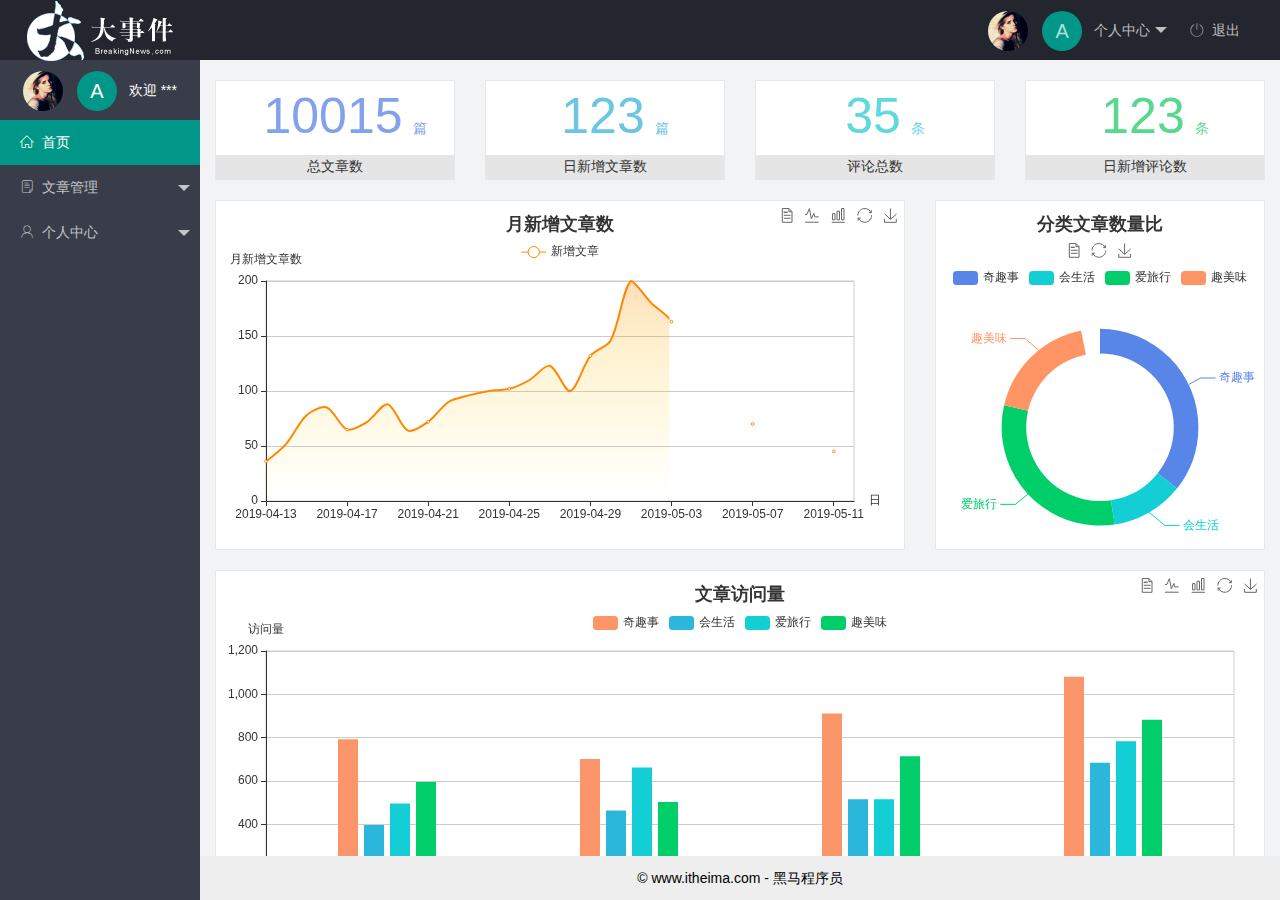
<file: index.html>
<!DOCTYPE html>
<html>

<head>
    <meta charset="utf-8">
    <meta name="viewport" content="width=device-width, initial-scale=1, maximum-scale=1">
    <title>后台主页</title>
    <link rel="stylesheet" href="/assets/fonts/iconfont.css">
    <link rel="stylesheet" href="/assets/lib/layui/css/layui.css">
    <link rel="stylesheet" href="/assets/css/index.css">
</head>

<body class="layui-layout-body">
    <div class="layui-layout layui-layout-admin">
        <div class="layui-header">
            <div class="layui-logo">
                <img src="/assets/images/logo.png" alt="">
            </div>
            <!-- 头部区域（可配合layui已有的水平导航） -->
            <ul class="layui-nav layui-layout-right">
                <li class="layui-nav-item">
                    <a href="javascript:;" class="userinfo">
                        <img src="/assets/images/sample.jpg" class="layui-nav-img">
                        <span class="text-avatar">A</span>
                        个人中心
                    </a>
                    <dl class="layui-nav-child">
                        <dd><a href="">基本资料</a></dd>
                        <dd><a href="">更换头像</a></dd>
                        <dd><a href="">重置密码</a></dd>
                    </dl>
                </li>
                <li class="layui-nav-item" id="quit"><a href="javascript:;"><span
                            class="iconfont icon-tuichu"></span>退出</a></li>
            </ul>
        </div>

        <div class="layui-side layui-bg-black">
            <div class="layui-side-scroll" style="width: 200px;">
                <div href="javascript:;" class="userinfo">
                    <img src="/assets/images/sample.jpg" class="layui-nav-img">
                    <span class="text-avatar">A</span>
                    <span class="welcome">欢迎 ***</span>
                </div>
                <!-- 左侧导航区域（可配合layui已有的垂直导航） -->
                <ul class="layui-nav layui-nav-tree" lay-filter="test" lay-shrink="all">
                    <li class="layui-nav-item layui-this"><a href="/home/dashboard.html" target="fm"><span
                                class="iconfont icon-home"></span>首页</a></li>
                    <li class="layui-nav-item">
                        <a class="" href="javascript:;"><span class="iconfont icon-16"></span>文章管理</a>
                        <dl class="layui-nav-child">
                            <dd><a href="javascript:;"><i class="layui-icon layui-icon-app"></i> 文章类别</a></dd>
                            <dd><a href="javascript:;"><i class="layui-icon layui-icon-app"></i> 文章列表</a></dd>
                            <dd><a href="javascript:;"><i class="layui-icon layui-icon-app"></i> 文章发布</a></dd>
                        </dl>
                    </li>
                    <li class="layui-nav-item">
                        <a href="javascript:;"><span class="iconfont icon-user"></span>个人中心</a>
                        <dl class="layui-nav-child">
                            <dd><a href="/user/user_info.html" target="fm"><i class="layui-icon layui-icon-app"></i>
                                    基本资料</a></dd>
                            <dd><a href="/user/user_avatar.html" target="fm"><i class="layui-icon layui-icon-app"></i>
                                    更换头像</a></dd>
                            <dd><a href="/user/user_pwd.html" target="fm"><i class="layui-icon layui-icon-app"></i>
                                    重置密码</a></dd>
                        </dl>
                    </li>
                </ul>
            </div>
        </div>

        <div class="layui-body">
            <!-- 内容主体区域 -->
            <iframe src="/home/dashboard.html" frameborder="0" name="fm"></iframe>
        </div>

        <div class="layui-footer">
            <!-- 底部固定区域 -->
            © www.itheima.com - 黑马程序员
        </div>
    </div>
    <script src="/assets/lib/layui/layui.all.js"></script>
    <script src="/assets/lib/jquery.js"></script>
    <script src="/assets/js/ajaxOption.js"></script>
    <script src="/assets/js/index.js"></script>
</body>

</html>
</file>
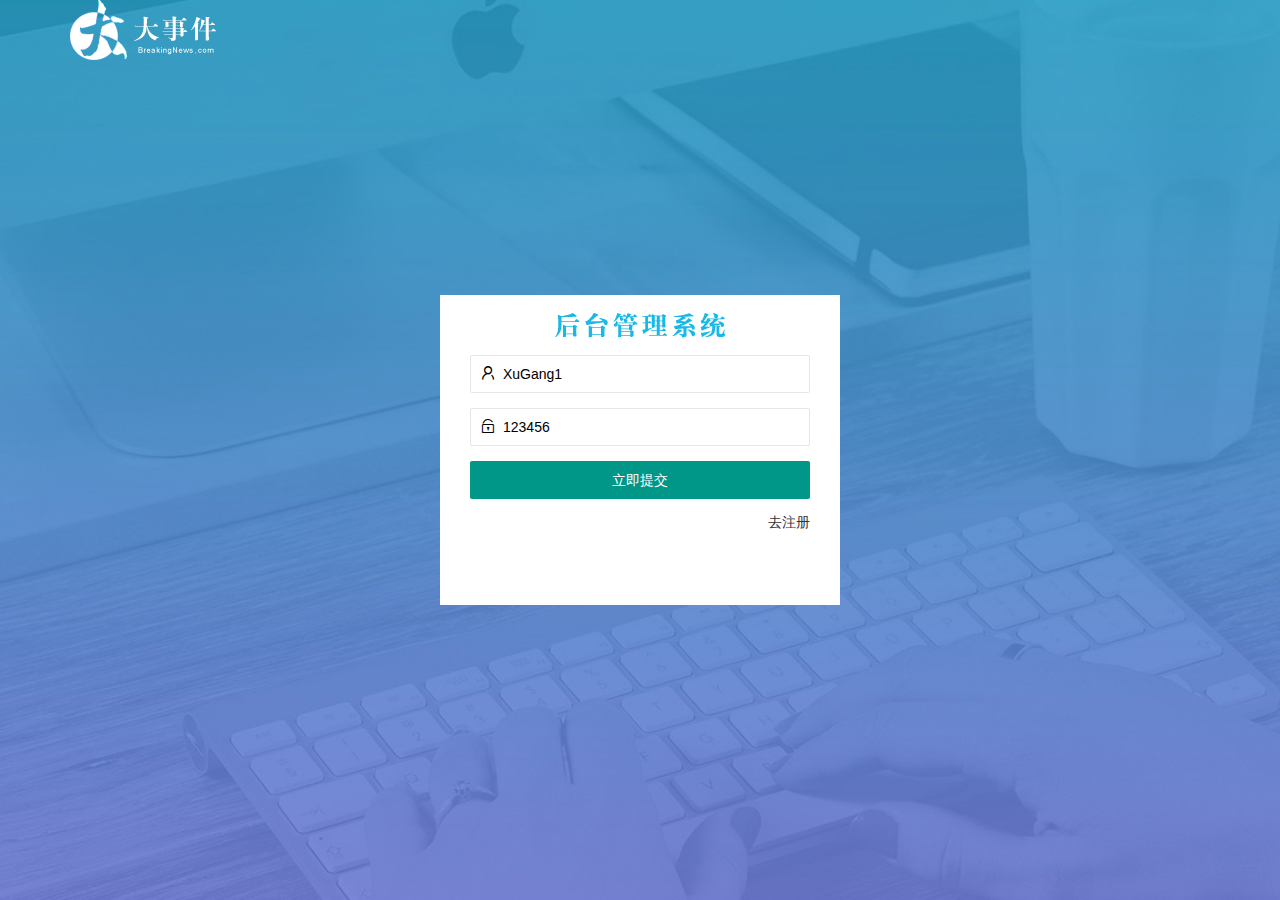
<file: login.html>
<!DOCTYPE html>
<html lang="en">

<head>
    <meta charset="UTF-8">
    <meta name="viewport" content="width=device-width, initial-scale=1.0">
    <title>Document</title>
    <link rel="stylesheet" href="/assets/css/login.css">
    <link rel="stylesheet" href="/assets/lib/layui/css/layui.css">
</head>

<body>
    <!-- 头部logo区 -->
    <div class="layui-main">
        <img src="/assets/images/logo.png" alt="">
    </div>
    <!-- 登录注册区 -->
    <div class="loginAndReg">
        <!-- login头部title -->
        <div class="headerBox"></div>
        <!-- 登录区 -->
        <div class="login-box">
            <form class="layui-form" id="loginForm">
                <!-- 用户名 -->
                <div class="layui-form-item">
                    <i class="layui-icon layui-icon-username"></i>
                    <input value="XuGang1" type="text" name="username" required lay-verify="required" placeholder="请输入用户名"
                        autocomplete="off" class="layui-input">
                </div>
                <!-- 密码 -->
                <div class="layui-form-item">
                    <i class="layui-icon layui-icon-password"></i>
                    <input value="123456" type="text" name="password" required lay-verify="required|pwd" placeholder="请输入密码"
                        autocomplete="off" class="layui-input">
                </div>
                <!-- 提交按钮 -->
                <button class="layui-btn layui-btn-fluid" lay-submit lay-filter="formDemo">立即提交</button>
            </form>
            <!-- 去注册链接 -->
            <a href="javascript:;" id="goReg">去注册</a>
        </div>
        <!-- 注册区 -->
        <div class="reg-box" id="regForm" style="display: none;">
            <form class="layui-form">
                <!-- 用户名 -->
                <div class="layui-form-item">
                    <i class="layui-icon layui-icon-username"></i>
                    <input type="text" name="username" required lay-verify="required" placeholder="请输入用户名"
                        autocomplete="off" class="layui-input" id="regUname">
                </div>
                <!-- 密码 -->
                <div class="layui-form-item">
                    <i class="layui-icon layui-icon-password"></i>
                    <input type="password" name="password" required lay-verify="required|pwd" placeholder="请输入密码"
                        autocomplete="off" class="layui-input" id="regPwd">
                </div>
                <!-- 确认密码 -->
                <div class="layui-form-item">
                    <i class="layui-icon layui-icon-password"></i>
                    <input type="password" name="repassword" required lay-verify="required|pwd|repwd" placeholder="请输入密码"
                        autocomplete="off" class="layui-input">
                </div>
                <!-- 提交按钮 -->
                <button class="layui-btn layui-btn-fluid" lay-submit lay-filter="formDemo">注册</button>
            </form>
            <a href="javascript:;" id="goLogin">去登录</a>
        </div>
    </div>
    <script src="/assets/lib/jquery.js"></script>
    <script src="/assets/lib/layui/layui.all.js"></script>
    <script src="/assets/js/login.js"></script>
</body>

</html>
</file>
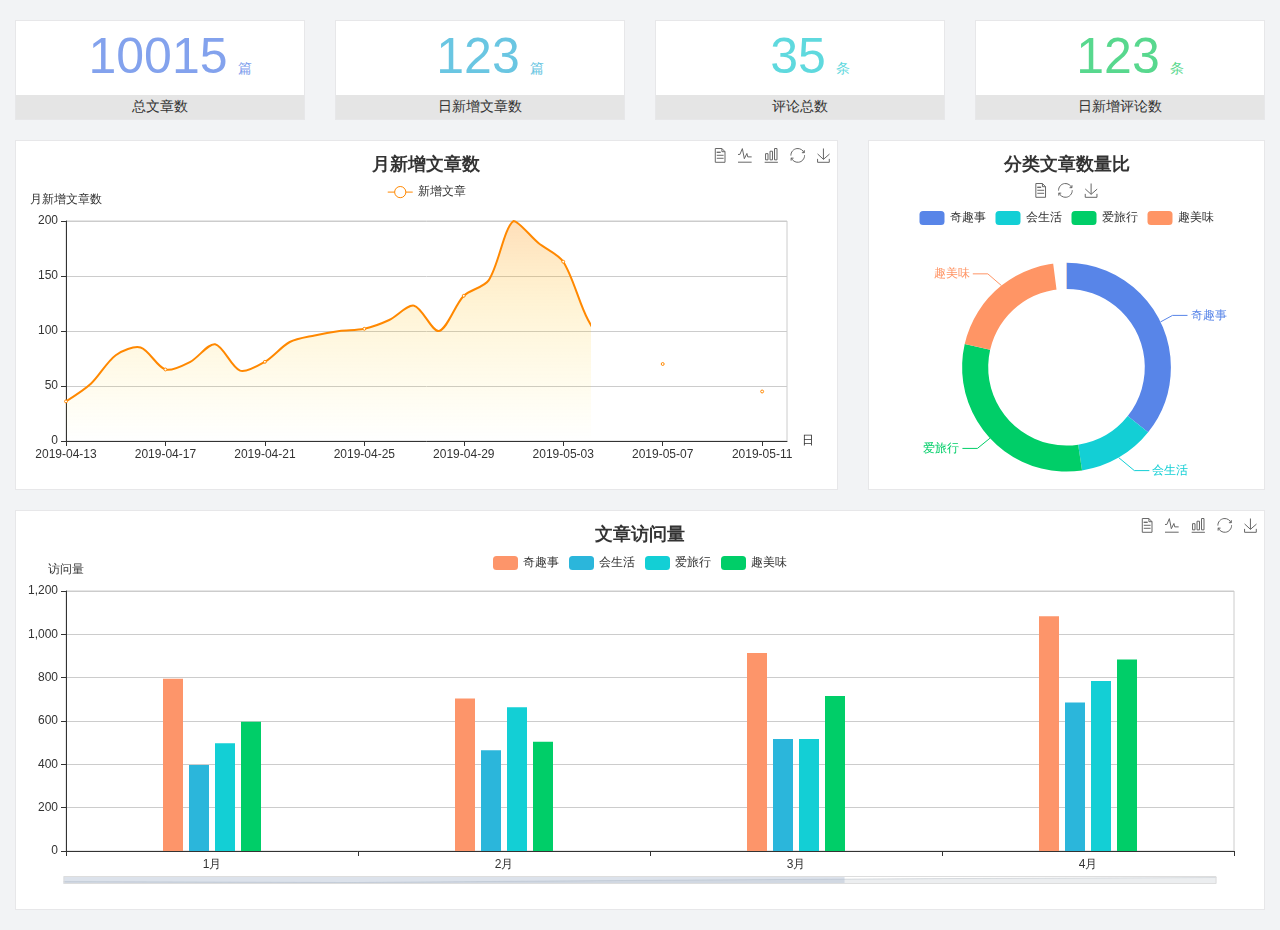
<file: home/dashboard.html>
<!DOCTYPE html>
<html lang="en">

<head>
  <meta charset="UTF-8">
  <meta name="viewport" content="width=device-width, initial-scale=1.0">
  <meta http-equiv="X-UA-Compatible" content="ie=edge">
  <title>图表统计</title>
  <link rel="stylesheet" href="../../assets/lib/bootstrap.css" />
  <link rel="stylesheet" href="../../assets/lib/main.css" />
  <script src="../../assets/lib/jquery.js"></script>
  <script type="text/javascript" src="../../assets/lib/echarts.min.js"></script>
</head>

<body>
  <div class="container-fluid">
    <div class="row spannel_list">
      <div class="col-sm-3 col-xs-6">
        <div class="spannel">
          <em>10015</em><span>篇</span>
          <b>总文章数</b>
        </div>
      </div>
      <div class="col-sm-3 col-xs-6">
        <div class="spannel scolor01">
          <em>123</em><span>篇</span>
          <b>日新增文章数</b>
        </div>
      </div>
      <div class="col-sm-3 col-xs-6">
        <div class="spannel scolor02">
          <em>35</em><span>条</span>
          <b>评论总数</b>
        </div>
      </div>
      <div class="col-sm-3 col-xs-6">
        <div class="spannel scolor03">
          <em>123</em><span>条</span>
          <b>日新增评论数</b>
        </div>
      </div>
    </div>
  </div>

  <div class="container-fluid">
    <div class="row curve-pie">
      <div class="col-lg-8 col-md-8">
        <div class="gragh_pannel" id="curve_show"></div>
      </div>
      <div class="col-lg-4 col-md-4">
        <div class="gragh_pannel" id="pie_show"></div>
      </div>
    </div>
  </div>

  <div class="container-fluid">
    <div class="column_pannel" id="column_show"></div>
  </div>

  <script>
    var oChart = echarts.init(document.getElementById('curve_show'));
    var aList_all = [
      { 'count': 36, 'date': '2019-04-13' },
      { 'count': 52, 'date': '2019-04-14' },
      { 'count': 78, 'date': '2019-04-15' },
      { 'count': 85, 'date': '2019-04-16' },
      { 'count': 65, 'date': '2019-04-17' },
      { 'count': 72, 'date': '2019-04-18' },
      { 'count': 88, 'date': '2019-04-19' },
      { 'count': 64, 'date': '2019-04-20' },
      { 'count': 72, 'date': '2019-04-21' },
      { 'count': 90, 'date': '2019-04-22' },
      { 'count': 96, 'date': '2019-04-23' },
      { 'count': 100, 'date': '2019-04-24' },
      { 'count': 102, 'date': '2019-04-25' },
      { 'count': 110, 'date': '2019-04-26' },
      { 'count': 123, 'date': '2019-04-27' },
      { 'count': 100, 'date': '2019-04-28' },
      { 'count': 132, 'date': '2019-04-29' },
      { 'count': 146, 'date': '2019-04-30' },
      { 'count': 200, 'date': '2019-05-01' },
      { 'count': 180, 'date': '2019-05-02' },
      { 'count': 163, 'date': '2019-05-03' },
      { 'count': 110, 'date': '2019-05-04' },
      { 'count': 80, 'date': '2019-05-05' },
      { 'count': 82, 'date': '2019-05-06' },
      { 'count': 70, 'date': '2019-05-07' },
      { 'count': 65, 'date': '2019-05-08' },
      { 'count': 54, 'date': '2019-05-09' },
      { 'count': 40, 'date': '2019-05-10' },
      { 'count': 45, 'date': '2019-05-11' },
      { 'count': 38, 'date': '2019-05-12' },
    ];

    let aCount = [];
    let aDate = [];

    for (var i = 0; i < aList_all.length; i++) {
      aCount.push(aList_all[i].count);
      aDate.push(aList_all[i].date);
    }

    var chartopt = {
      title: {
        text: '月新增文章数',
        left: 'center',
        top: '10'
      },
      tooltip: {
        trigger: 'axis'
      },
      legend: {
        data: ['新增文章'],
        top: '40'
      },
      toolbox: {
        show: true,
        feature: {
          mark: { show: true },
          dataView: { show: true, readOnly: false },
          magicType: { show: true, type: ['line', 'bar'] },
          restore: { show: true },
          saveAsImage: { show: true }
        }
      },
      calculable: true,
      xAxis: [
        {
          name: '日',
          type: 'category',
          boundaryGap: false,
          data: aDate
        }
      ],
      yAxis: [
        {
          name: '月新增文章数',
          type: 'value'
        }
      ],
      series: [
        {
          name: '新增文章',
          type: 'line',
          smooth: true,
          itemStyle: { normal: { areaStyle: { type: 'default' }, color: '#f80' }, lineStyle: { color: '#f80' } },
          data: aCount
        }],
      areaStyle: {
        normal: {
          color: new echarts.graphic.LinearGradient(0, 0, 0, 1, [{
            offset: 0,
            color: 'rgba(255,136,0,0.39)'
          }, {
            offset: .34,
            color: 'rgba(255,180,0,0.25)'
          }, {
            offset: 1,
            color: 'rgba(255,222,0,0.00)'
          }])

        }
      },
      grid: {
        show: true,
        x: 50,
        x2: 50,
        y: 80,
        height: 220
      }
    };

    oChart.setOption(chartopt);


    var oPie = echarts.init(document.getElementById('pie_show'));
    var oPieopt =
    {
      title: {
        top: 10,
        text: '分类文章数量比',
        x: 'center'
      },
      tooltip: {
        trigger: 'item',
        formatter: "{a} <br/>{b} : {c} ({d}%)"
      },
      color: ['#5885e8', '#13cfd5', '#00ce68', '#ff9565'],
      legend: {
        x: 'center',
        top: 65,
        data: ['奇趣事', '会生活', '爱旅行', '趣美味']
      },
      toolbox: {
        show: true,
        x: 'center',
        top: 35,
        feature: {
          mark: { show: true },
          dataView: { show: true, readOnly: false },
          magicType: {
            show: true,
            type: ['pie', 'funnel'],
            option: {
              funnel: {
                x: '25%',
                width: '50%',
                funnelAlign: 'left',
                max: 1548
              }
            }
          },
          restore: { show: true },
          saveAsImage: { show: true }
        }
      },
      calculable: true,
      series: [
        {
          name: '访问来源',
          type: 'pie',
          radius: ['45%', '60%'],
          center: ['50%', '65%'],
          data: [
            { value: 300, name: '奇趣事' },
            { value: 100, name: '会生活' },
            { value: 260, name: '爱旅行' },
            { value: 180, name: '趣美味' }
          ]
        }
      ]
    };
    oPie.setOption(oPieopt);



    var oColumn = this.echarts.init(document.getElementById('column_show'));
    var oColumnopt =
    {
      title: {
        text: '文章访问量',
        left: 'center',
        top: '10'
      },
      tooltip: {
        trigger: 'axis'
      },
      legend: {
        data: ['奇趣事', '会生活', '爱旅行', '趣美味'],
        top: '40'
      },
      toolbox: {
        show: true,
        feature: {
          mark: { show: true },
          dataView: { show: true, readOnly: false },
          magicType: { show: true, type: ['line', 'bar'] },
          restore: { show: true },
          saveAsImage: { show: true }
        }
      },
      calculable: true,
      xAxis: [
        {
          type: 'category',
          data: ['1月', '2月', '3月', '4月', '5月']
        }
      ],
      yAxis: [
        {
          name: '访问量',
          type: 'value'
        }
      ],
      series: [
        {
          name: '奇趣事',
          type: 'bar',
          barWidth: 20,
          itemStyle: {
            normal: { areaStyle: { type: 'default' }, color: '#fd956a' }
          },
          data: [800, 708, 920, 1090, 1200]
        },
        {
          name: '会生活',
          type: 'bar',
          barWidth: 20,
          itemStyle: {
            normal: { areaStyle: { type: 'default' }, color: '#2bb6db' }
          },
          data: [400, 468, 520, 690, 800]
        },
        {
          name: '爱旅行',
          type: 'bar',
          barWidth: 20,
          itemStyle: {
            normal: { areaStyle: { type: 'default' }, color: '#13cfd5' }
          },
          data: [500, 668, 520, 790, 900]
        },
        {
          name: '趣美味',
          type: 'bar',
          barWidth: 20,
          itemStyle: {
            normal: { areaStyle: { type: 'default' }, color: '#00ce68' }
          },
          data: [600, 508, 720, 890, 1000]
        }
      ],
      grid: {
        show: true,
        x: 50,
        x2: 30,
        y: 80,
        height: 260
      },
      dataZoom: [//给x轴设置滚动条
        {
          start: 0,//默认为0
          end: 100 - 1000 / 31,//默认为100
          type: 'slider',
          show: true,
          xAxisIndex: [0],
          handleSize: 0,//滑动条的 左右2个滑动条的大小
          height: 8,//组件高度
          left: 45, //左边的距离
          right: 50,//右边的距离
          bottom: 26,//右边的距离
          handleColor: '#ddd',//h滑动图标的颜色
          handleStyle: {
            borderColor: "#cacaca",
            borderWidth: "1",
            shadowBlur: 2,
            background: "#ddd",
            shadowColor: "#ddd",
          }
        }]
    };
    oColumn.setOption(oColumnopt);
  </script>
</body>

</html>
</file>
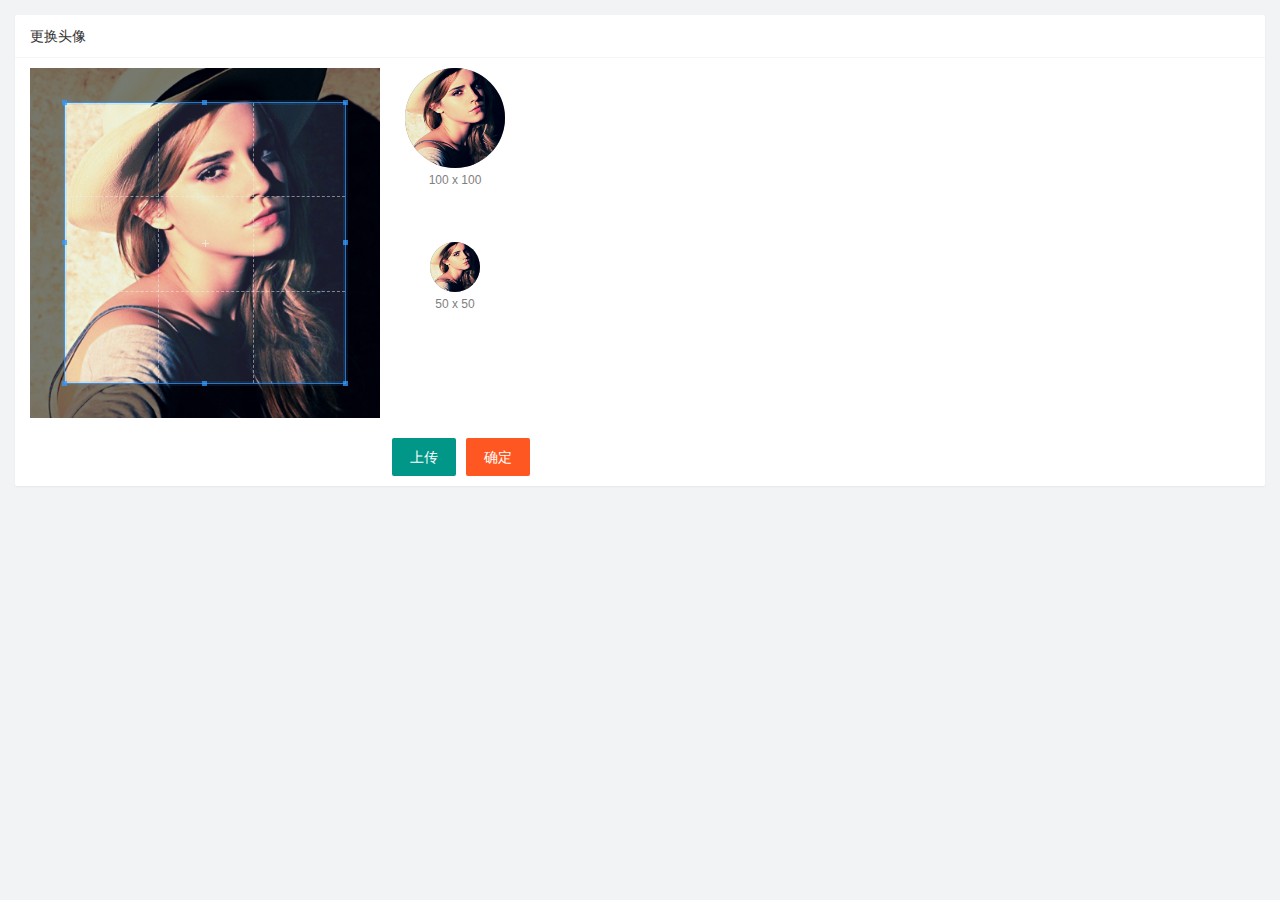
<file: user/user_avatar.html>
<!DOCTYPE html>
<html lang="en">

<head>
    <meta charset="UTF-8">
    <meta name="viewport" content="width=device-width, initial-scale=1.0">
    <title>Document</title>
    <link rel="stylesheet" href="/assets/lib/layui/css/layui.css">
    <link rel="stylesheet" href="/assets/css/user/user_avatar.css">
    <link rel="stylesheet" href="/assets/lib/cropper/cropper.css" />
</head>

<body>
    <div class="layui-card">
        <div class="layui-card-header">更换头像</div>
        <div class="layui-card-body">
            <!-- 第一行的图片裁剪和预览区域 -->
            <div class="row1">
                <!-- 图片裁剪区域 -->
                <div class="cropper-box">
                    <!-- 这个 img 标签很重要，将来会把它初始化为裁剪区域 -->
                    <img id="image" src="/assets/images/sample.jpg" />
                </div>
                <!-- 图片的预览区域 -->
                <div class="preview-box">
                    <div>
                        <!-- 宽高为 100px 的预览区域 -->
                        <div class="img-preview w100"></div>
                        <p class="size">100 x 100</p>
                    </div>
                    <div>
                        <!-- 宽高为 50px 的预览区域 -->
                        <div class="img-preview w50"></div>
                        <p class="size">50 x 50</p>
                    </div>
                </div>
            </div>

            <!-- 第二行的按钮区域 -->
            <div class="row2">
                <button type="button" class="layui-btn">上传</button>
                <button type="button" class="layui-btn layui-btn-danger">确定</button>
            </div>
        </div>
    </div>
    <script src="/assets/lib/jquery.js"></script>
    <script src="/assets/lib/cropper/Cropper.js"></script>
    <script src="/assets/lib/cropper/jquery-cropper.js"></script>
    <script src="/assets/js/user/user_avatar.js"></script>
</body>

</html>
</file>
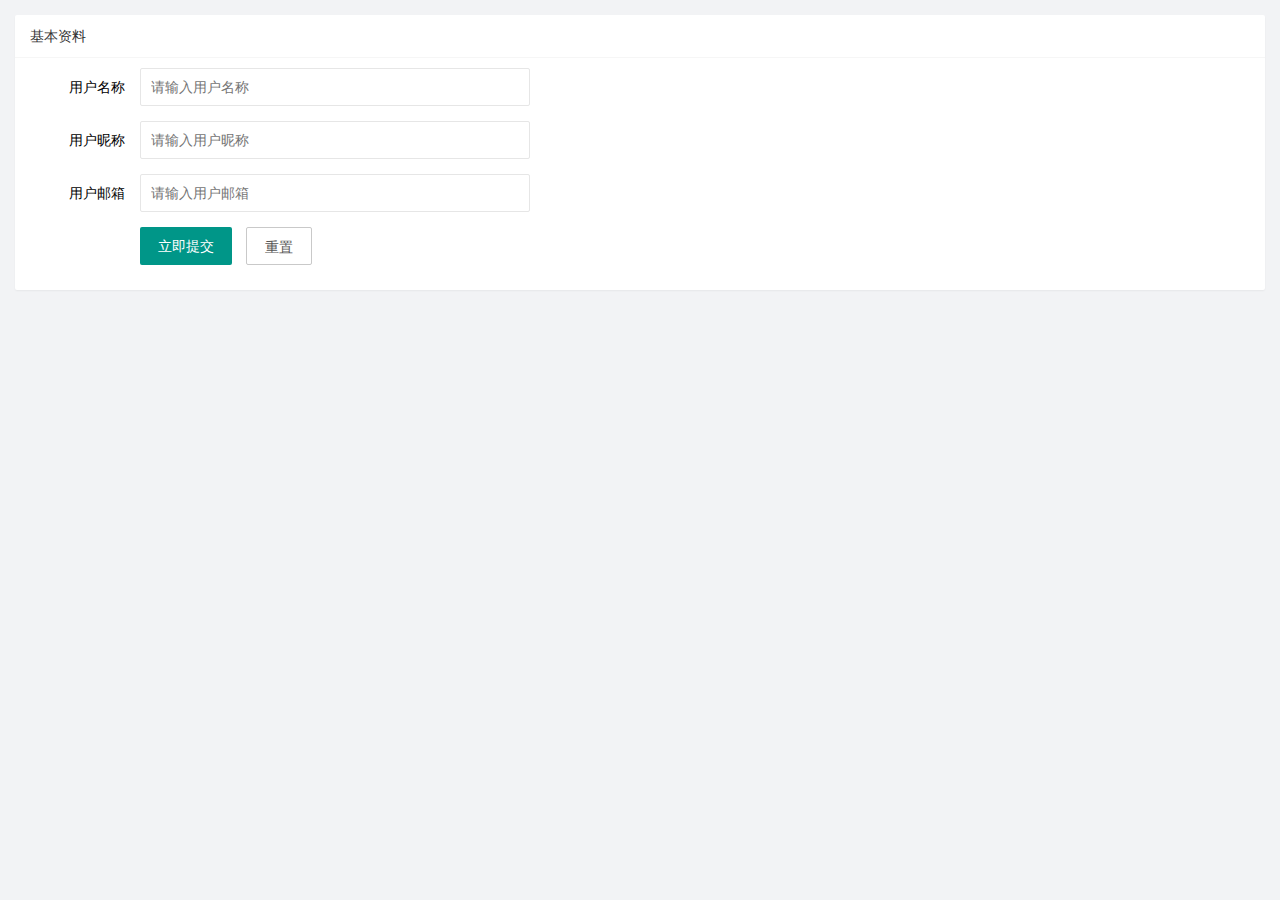
<file: user/user_info.html>
<!DOCTYPE html>
<html lang="en">

<head>
    <meta charset="UTF-8">
    <meta name="viewport" content="width=device-width, initial-scale=1.0">
    <title>Document</title>
    <link rel="stylesheet" href="/assets/lib/layui/css/layui.css">
    <link rel="stylesheet" href="/assets/css/user/user_info.css">
</head>

<body>
    <div class="layui-card">
        <div class="layui-card-header">基本资料</div>
        <div class="layui-card-body">
            <form class="layui-form" style="width: 500px;">
                <!-- 隐藏域 -->
                <input type="hidden" name="id">
                <!-- 用户名称 -->
                <div class="layui-form-item">
                    <label class="layui-form-label">用户名称</label>
                    <div class="layui-input-block">
                        <input type="text" name="username" required readonly lay-verify="required" placeholder="请输入用户名称"
                            autocomplete="off" class="layui-input">
                    </div>
                </div>
                <!-- 用户昵称 -->
                <div class="layui-form-item">
                    <label class="layui-form-label">用户昵称</label>
                    <div class="layui-input-block">
                        <input type="text" name="nickname" required lay-verify="required|nickname" placeholder="请输入用户昵称"
                            autocomplete="off" class="layui-input">
                    </div>
                </div>
                <!-- 用户邮箱 -->
                <div class="layui-form-item">
                    <label class="layui-form-label">用户邮箱</label>
                    <div class="layui-input-block">
                        <input type="text" name="email" required lay-verify="required|email" placeholder="请输入用户邮箱"
                            autocomplete="off" class="layui-input">
                    </div>
                </div>
                <!-- 按钮 -->
                <div class="layui-form-item">
                    <div class="layui-input-block">
                        <button class="layui-btn" lay-submit lay-filter="formDemo">立即提交</button>
                        <button type="reset" class="layui-btn layui-btn-primary">重置</button>
                    </div>
                </div>
            </form>
        </div>
    </div>
    <script src="/assets/lib/jquery.js"></script>
    <script src="/assets/js/ajaxOption.js"></script>
    <script src="/assets/lib/layui/layui.all.js"></script>
    <script src="/assets/js/user/user_info.js"></script>
</body>

</html>
</file>
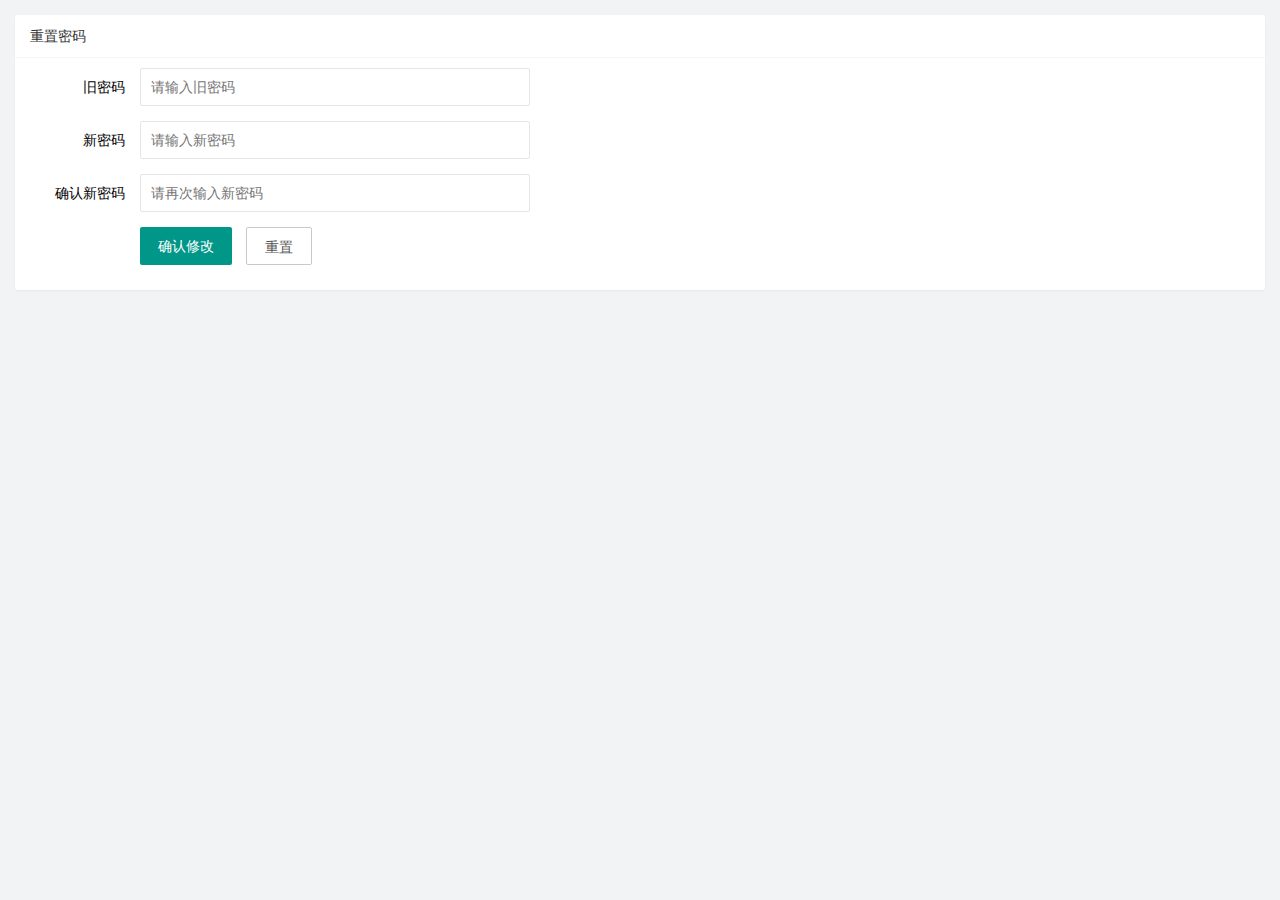
<file: user/user_pwd.html>
<!DOCTYPE html>
<html lang="en">

<head>
    <meta charset="UTF-8">
    <meta name="viewport" content="width=device-width, initial-scale=1.0">
    <title>Document</title>
    <link rel="stylesheet" href="/assets/lib/layui/css/layui.css">
    <link rel="stylesheet" href="/assets/css/user/user_pwd.css">
</head>

<body>
    <div class="layui-card">
        <div class="layui-card-header">重置密码</div>
        <div class="layui-card-body">
            <form class="layui-form" style="width: 500px;">
                <!-- 旧密码 -->
                <div class="layui-form-item">
                    <label class="layui-form-label">旧密码</label>
                    <div class="layui-input-block">
                        <input type="password" name="oldPwd" required lay-verify="required|pwd" placeholder="请输入旧密码"
                            autocomplete="off" class="layui-input">
                    </div>
                </div>
                <!-- 新密码 -->
                <div class="layui-form-item">
                    <label class="layui-form-label">新密码</label>
                    <div class="layui-input-block">
                        <input type="password" name="newPwd" required lay-verify="required|pwd|newPwd"
                            placeholder="请输入新密码" autocomplete="off" class="layui-input">
                    </div>
                </div>
                <!-- 确认新密码 -->
                <div class="layui-form-item">
                    <label class="layui-form-label">确认新密码</label>
                    <div class="layui-input-block">
                        <input type="password" name="rePwd" required lay-verify="required|pwd|rePwd"
                            placeholder="请再次输入新密码" autocomplete="off" class="layui-input">
                    </div>
                </div>
                <!-- 按钮 -->
                <div class="layui-form-item">
                    <div class="layui-input-block">
                        <button class="layui-btn" lay-submit lay-filter="formDemo">确认修改</button>
                        <button type="reset" class="layui-btn layui-btn-primary">重置</button>
                    </div>
                </div>
            </form>
        </div>
    </div>
    <script src="/assets/lib/jquery.js"></script>
    <script src="/assets/js/ajaxOption.js"></script>
    <script src="/assets/lib/layui/layui.all.js"></script>
    <script src="/assets/js/user/user_pwd.js"></script>
</body>

</html>
</file>
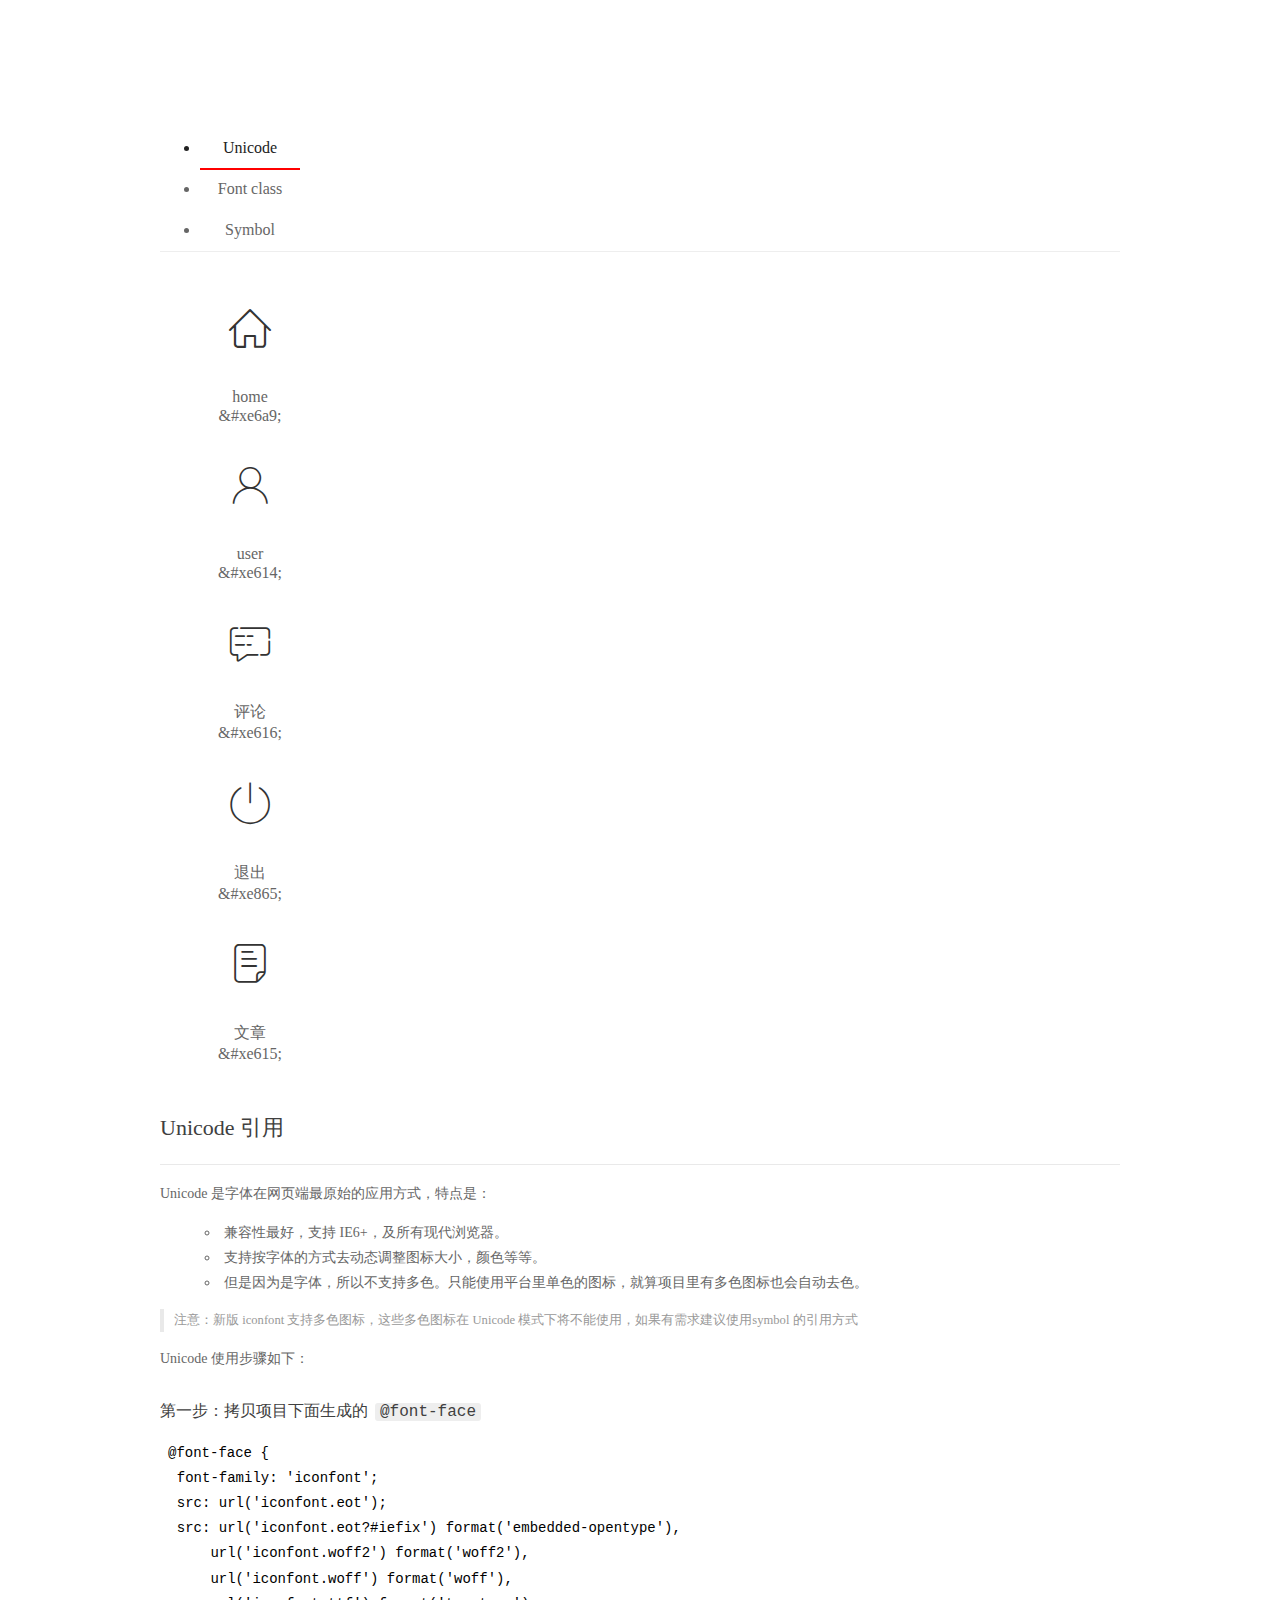
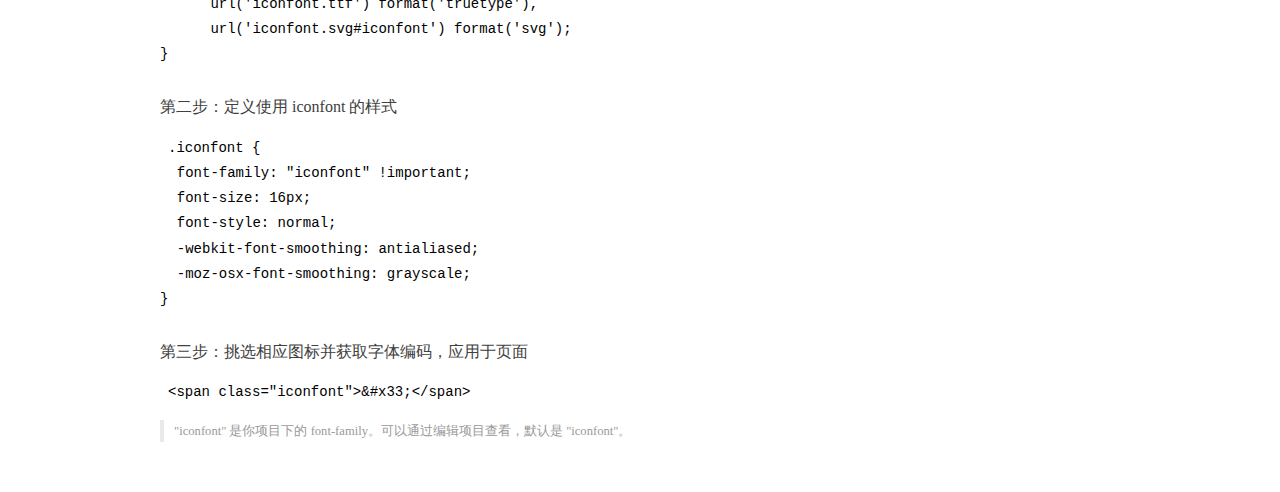
<file: assets/fonts/demo_index.html>
<!DOCTYPE html>
<html>
<head>
  <meta charset="utf-8"/>
  <title>IconFont Demo</title>
  <link rel="shortcut icon" href="https://gtms04.alicdn.com/tps/i4/TB1_oz6GVXXXXaFXpXXJDFnIXXX-64-64.ico" type="image/x-icon"/>
  <link rel="stylesheet" href="https://g.alicdn.com/thx/cube/1.3.2/cube.min.css">
  <link rel="stylesheet" href="demo.css">
  <link rel="stylesheet" href="iconfont.css">
  <script src="iconfont.js"></script>
  <!-- jQuery -->
  <script src="https://a1.alicdn.com/oss/uploads/2018/12/26/7bfddb60-08e8-11e9-9b04-53e73bb6408b.js"></script>
  <!-- 代码高亮 -->
  <script src="https://a1.alicdn.com/oss/uploads/2018/12/26/a3f714d0-08e6-11e9-8a15-ebf944d7534c.js"></script>
</head>
<body>
  <div class="main">
    <h1 class="logo"><a href="https://www.iconfont.cn/" title="iconfont 首页" target="_blank">&#xe86b;</a></h1>
    <div class="nav-tabs">
      <ul id="tabs" class="dib-box">
        <li class="dib active"><span>Unicode</span></li>
        <li class="dib"><span>Font class</span></li>
        <li class="dib"><span>Symbol</span></li>
      </ul>
      
    </div>
    <div class="tab-container">
      <div class="content unicode" style="display: block;">
          <ul class="icon_lists dib-box">
          
            <li class="dib">
              <span class="icon iconfont">&#xe6a9;</span>
                <div class="name">home</div>
                <div class="code-name">&amp;#xe6a9;</div>
              </li>
          
            <li class="dib">
              <span class="icon iconfont">&#xe614;</span>
                <div class="name">user</div>
                <div class="code-name">&amp;#xe614;</div>
              </li>
          
            <li class="dib">
              <span class="icon iconfont">&#xe616;</span>
                <div class="name">评论</div>
                <div class="code-name">&amp;#xe616;</div>
              </li>
          
            <li class="dib">
              <span class="icon iconfont">&#xe865;</span>
                <div class="name">退出</div>
                <div class="code-name">&amp;#xe865;</div>
              </li>
          
            <li class="dib">
              <span class="icon iconfont">&#xe615;</span>
                <div class="name">文章</div>
                <div class="code-name">&amp;#xe615;</div>
              </li>
          
          </ul>
          <div class="article markdown">
          <h2 id="unicode-">Unicode 引用</h2>
          <hr>

          <p>Unicode 是字体在网页端最原始的应用方式，特点是：</p>
          <ul>
            <li>兼容性最好，支持 IE6+，及所有现代浏览器。</li>
            <li>支持按字体的方式去动态调整图标大小，颜色等等。</li>
            <li>但是因为是字体，所以不支持多色。只能使用平台里单色的图标，就算项目里有多色图标也会自动去色。</li>
          </ul>
          <blockquote>
            <p>注意：新版 iconfont 支持多色图标，这些多色图标在 Unicode 模式下将不能使用，如果有需求建议使用symbol 的引用方式</p>
          </blockquote>
          <p>Unicode 使用步骤如下：</p>
          <h3 id="-font-face">第一步：拷贝项目下面生成的 <code>@font-face</code></h3>
<pre><code class="language-css"
>@font-face {
  font-family: 'iconfont';
  src: url('iconfont.eot');
  src: url('iconfont.eot?#iefix') format('embedded-opentype'),
      url('iconfont.woff2') format('woff2'),
      url('iconfont.woff') format('woff'),
      url('iconfont.ttf') format('truetype'),
      url('iconfont.svg#iconfont') format('svg');
}
</code></pre>
          <h3 id="-iconfont-">第二步：定义使用 iconfont 的样式</h3>
<pre><code class="language-css"
>.iconfont {
  font-family: "iconfont" !important;
  font-size: 16px;
  font-style: normal;
  -webkit-font-smoothing: antialiased;
  -moz-osx-font-smoothing: grayscale;
}
</code></pre>
          <h3 id="-">第三步：挑选相应图标并获取字体编码，应用于页面</h3>
<pre>
<code class="language-html"
>&lt;span class="iconfont"&gt;&amp;#x33;&lt;/span&gt;
</code></pre>
          <blockquote>
            <p>"iconfont" 是你项目下的 font-family。可以通过编辑项目查看，默认是 "iconfont"。</p>
          </blockquote>
          </div>
      </div>
      <div class="content font-class">
        <ul class="icon_lists dib-box">
          
          <li class="dib">
            <span class="icon iconfont icon-home"></span>
            <div class="name">
              home
            </div>
            <div class="code-name">.icon-home
            </div>
          </li>
          
          <li class="dib">
            <span class="icon iconfont icon-user"></span>
            <div class="name">
              user
            </div>
            <div class="code-name">.icon-user
            </div>
          </li>
          
          <li class="dib">
            <span class="icon iconfont icon-pinglun"></span>
            <div class="name">
              评论
            </div>
            <div class="code-name">.icon-pinglun
            </div>
          </li>
          
          <li class="dib">
            <span class="icon iconfont icon-tuichu"></span>
            <div class="name">
              退出
            </div>
            <div class="code-name">.icon-tuichu
            </div>
          </li>
          
          <li class="dib">
            <span class="icon iconfont icon-16"></span>
            <div class="name">
              文章
            </div>
            <div class="code-name">.icon-16
            </div>
          </li>
          
        </ul>
        <div class="article markdown">
        <h2 id="font-class-">font-class 引用</h2>
        <hr>

        <p>font-class 是 Unicode 使用方式的一种变种，主要是解决 Unicode 书写不直观，语意不明确的问题。</p>
        <p>与 Unicode 使用方式相比，具有如下特点：</p>
        <ul>
          <li>兼容性良好，支持 IE8+，及所有现代浏览器。</li>
          <li>相比于 Unicode 语意明确，书写更直观。可以很容易分辨这个 icon 是什么。</li>
          <li>因为使用 class 来定义图标，所以当要替换图标时，只需要修改 class 里面的 Unicode 引用。</li>
          <li>不过因为本质上还是使用的字体，所以多色图标还是不支持的。</li>
        </ul>
        <p>使用步骤如下：</p>
        <h3 id="-fontclass-">第一步：引入项目下面生成的 fontclass 代码：</h3>
<pre><code class="language-html">&lt;link rel="stylesheet" href="./iconfont.css"&gt;
</code></pre>
        <h3 id="-">第二步：挑选相应图标并获取类名，应用于页面：</h3>
<pre><code class="language-html">&lt;span class="iconfont icon-xxx"&gt;&lt;/span&gt;
</code></pre>
        <blockquote>
          <p>"
            iconfont" 是你项目下的 font-family。可以通过编辑项目查看，默认是 "iconfont"。</p>
        </blockquote>
      </div>
      </div>
      <div class="content symbol">
          <ul class="icon_lists dib-box">
          
            <li class="dib">
                <svg class="icon svg-icon" aria-hidden="true">
                  <use xlink:href="#icon-home"></use>
                </svg>
                <div class="name">home</div>
                <div class="code-name">#icon-home</div>
            </li>
          
            <li class="dib">
                <svg class="icon svg-icon" aria-hidden="true">
                  <use xlink:href="#icon-user"></use>
                </svg>
                <div class="name">user</div>
                <div class="code-name">#icon-user</div>
            </li>
          
            <li class="dib">
                <svg class="icon svg-icon" aria-hidden="true">
                  <use xlink:href="#icon-pinglun"></use>
                </svg>
                <div class="name">评论</div>
                <div class="code-name">#icon-pinglun</div>
            </li>
          
            <li class="dib">
                <svg class="icon svg-icon" aria-hidden="true">
                  <use xlink:href="#icon-tuichu"></use>
                </svg>
                <div class="name">退出</div>
                <div class="code-name">#icon-tuichu</div>
            </li>
          
            <li class="dib">
                <svg class="icon svg-icon" aria-hidden="true">
                  <use xlink:href="#icon-16"></use>
                </svg>
                <div class="name">文章</div>
                <div class="code-name">#icon-16</div>
            </li>
          
          </ul>
          <div class="article markdown">
          <h2 id="symbol-">Symbol 引用</h2>
          <hr>

          <p>这是一种全新的使用方式，应该说这才是未来的主流，也是平台目前推荐的用法。相关介绍可以参考这篇<a href="">文章</a>
            这种用法其实是做了一个 SVG 的集合，与另外两种相比具有如下特点：</p>
          <ul>
            <li>支持多色图标了，不再受单色限制。</li>
            <li>通过一些技巧，支持像字体那样，通过 <code>font-size</code>, <code>color</code> 来调整样式。</li>
            <li>兼容性较差，支持 IE9+，及现代浏览器。</li>
            <li>浏览器渲染 SVG 的性能一般，还不如 png。</li>
          </ul>
          <p>使用步骤如下：</p>
          <h3 id="-symbol-">第一步：引入项目下面生成的 symbol 代码：</h3>
<pre><code class="language-html">&lt;script src="./iconfont.js"&gt;&lt;/script&gt;
</code></pre>
          <h3 id="-css-">第二步：加入通用 CSS 代码（引入一次就行）：</h3>
<pre><code class="language-html">&lt;style&gt;
.icon {
  width: 1em;
  height: 1em;
  vertical-align: -0.15em;
  fill: currentColor;
  overflow: hidden;
}
&lt;/style&gt;
</code></pre>
          <h3 id="-">第三步：挑选相应图标并获取类名，应用于页面：</h3>
<pre><code class="language-html">&lt;svg class="icon" aria-hidden="true"&gt;
  &lt;use xlink:href="#icon-xxx"&gt;&lt;/use&gt;
&lt;/svg&gt;
</code></pre>
          </div>
      </div>

    </div>
  </div>
  <script>
  $(document).ready(function () {
      $('.tab-container .content:first').show()

      $('#tabs li').click(function (e) {
        var tabContent = $('.tab-container .content')
        var index = $(this).index()

        if ($(this).hasClass('active')) {
          return
        } else {
          $('#tabs li').removeClass('active')
          $(this).addClass('active')

          tabContent.hide().eq(index).fadeIn()
        }
      })
    })
  </script>
</body>
</html>
</file>
<file: assets/fonts/iconfont.css>
@font-face {font-family: "iconfont";
  src: url('iconfont.eot?t=1576139966484'); /* IE9 */
  src: url('iconfont.eot?t=1576139966484#iefix') format('embedded-opentype'), /* IE6-IE8 */
  url('[data-uri]') format('woff2'),
  url('iconfont.woff?t=1576139966484') format('woff'),
  url('iconfont.ttf?t=1576139966484') format('truetype'), /* chrome, firefox, opera, Safari, Android, iOS 4.2+ */
  url('iconfont.svg?t=1576139966484#iconfont') format('svg'); /* iOS 4.1- */
}

.iconfont {
  font-family: "iconfont" !important;
  font-size: 16px;
  font-style: normal;
  -webkit-font-smoothing: antialiased;
  -moz-osx-font-smoothing: grayscale;
}

.icon-home:before {
  content: "\e6a9";
}

.icon-user:before {
  content: "\e614";
}

.icon-pinglun:before {
  content: "\e616";
}

.icon-tuichu:before {
  content: "\e865";
}

.icon-16:before {
  content: "\e615";
}
</file>
<file: assets/lib/layui/css/layui.css>
/** layui-v2.5.5 MIT License By https://www.layui.com */
 .layui-inline,img{display:inline-block;vertical-align:middle}h1,h2,h3,h4,h5,h6{font-weight:400}.layui-edge,.layui-header,.layui-inline,.layui-main{position:relative}.layui-body,.layui-edge,.layui-elip{overflow:hidden}.layui-btn,.layui-edge,.layui-inline,img{vertical-align:middle}.layui-btn,.layui-disabled,.layui-icon,.layui-unselect{-moz-user-select:none;-webkit-user-select:none;-ms-user-select:none}.layui-elip,.layui-form-checkbox span,.layui-form-pane .layui-form-label{text-overflow:ellipsis;white-space:nowrap}.layui-breadcrumb,.layui-tree-btnGroup{visibility:hidden}blockquote,body,button,dd,div,dl,dt,form,h1,h2,h3,h4,h5,h6,input,li,ol,p,pre,td,textarea,th,ul{margin:0;padding:0;-webkit-tap-highlight-color:rgba(0,0,0,0)}a:active,a:hover{outline:0}img{border:none}li{list-style:none}table{border-collapse:collapse;border-spacing:0}h4,h5,h6{font-size:100%}button,input,optgroup,option,select,textarea{font-family:inherit;font-size:inherit;font-style:inherit;font-weight:inherit;outline:0}pre{white-space:pre-wrap;white-space:-moz-pre-wrap;white-space:-pre-wrap;white-space:-o-pre-wrap;word-wrap:break-word}body{line-height:24px;font:14px Helvetica Neue,Helvetica,PingFang SC,Tahoma,Arial,sans-serif}hr{height:1px;margin:10px 0;border:0;clear:both}a{color:#333;text-decoration:none}a:hover{color:#777}a cite{font-style:normal;*cursor:pointer}.layui-border-box,.layui-border-box *{box-sizing:border-box}.layui-box,.layui-box *{box-sizing:content-box}.layui-clear{clear:both;*zoom:1}.layui-clear:after{content:'\20';clear:both;*zoom:1;display:block;height:0}.layui-inline{*display:inline;*zoom:1}.layui-edge{display:inline-block;width:0;height:0;border-width:6px;border-style:dashed;border-color:transparent}.layui-edge-top{top:-4px;border-bottom-color:#999;border-bottom-style:solid}.layui-edge-right{border-left-color:#999;border-left-style:solid}.layui-edge-bottom{top:2px;border-top-color:#999;border-top-style:solid}.layui-edge-left{border-right-color:#999;border-right-style:solid}.layui-disabled,.layui-disabled:hover{color:#d2d2d2!important;cursor:not-allowed!important}.layui-circle{border-radius:100%}.layui-show{display:block!important}.layui-hide{display:none!important}@font-face{font-family:layui-icon;src:url(../font/iconfont.eot?v=250);src:url(../font/iconfont.eot?v=250#iefix) format('embedded-opentype'),url(../font/iconfont.woff2?v=250) format('woff2'),url(../font/iconfont.woff?v=250) format('woff'),url(../font/iconfont.ttf?v=250) format('truetype'),url(../font/iconfont.svg?v=250#layui-icon) format('svg')}.layui-icon{font-family:layui-icon!important;font-size:16px;font-style:normal;-webkit-font-smoothing:antialiased;-moz-osx-font-smoothing:grayscale}.layui-icon-reply-fill:before{content:"\e611"}.layui-icon-set-fill:before{content:"\e614"}.layui-icon-menu-fill:before{content:"\e60f"}.layui-icon-search:before{content:"\e615"}.layui-icon-share:before{content:"\e641"}.layui-icon-set-sm:before{content:"\e620"}.layui-icon-engine:before{content:"\e628"}.layui-icon-close:before{content:"\1006"}.layui-icon-close-fill:before{content:"\1007"}.layui-icon-chart-screen:before{content:"\e629"}.layui-icon-star:before{content:"\e600"}.layui-icon-circle-dot:before{content:"\e617"}.layui-icon-chat:before{content:"\e606"}.layui-icon-release:before{content:"\e609"}.layui-icon-list:before{content:"\e60a"}.layui-icon-chart:before{content:"\e62c"}.layui-icon-ok-circle:before{content:"\1005"}.layui-icon-layim-theme:before{content:"\e61b"}.layui-icon-table:before{content:"\e62d"}.layui-icon-right:before{content:"\e602"}.layui-icon-left:before{content:"\e603"}.layui-icon-cart-simple:before{content:"\e698"}.layui-icon-face-cry:before{content:"\e69c"}.layui-icon-face-smile:before{content:"\e6af"}.layui-icon-survey:before{content:"\e6b2"}.layui-icon-tree:before{content:"\e62e"}.layui-icon-upload-circle:before{content:"\e62f"}.layui-icon-add-circle:before{content:"\e61f"}.layui-icon-download-circle:before{content:"\e601"}.layui-icon-templeate-1:before{content:"\e630"}.layui-icon-util:before{content:"\e631"}.layui-icon-face-surprised:before{content:"\e664"}.layui-icon-edit:before{content:"\e642"}.layui-icon-speaker:before{content:"\e645"}.layui-icon-down:before{content:"\e61a"}.layui-icon-file:before{content:"\e621"}.layui-icon-layouts:before{content:"\e632"}.layui-icon-rate-half:before{content:"\e6c9"}.layui-icon-add-circle-fine:before{content:"\e608"}.layui-icon-prev-circle:before{content:"\e633"}.layui-icon-read:before{content:"\e705"}.layui-icon-404:before{content:"\e61c"}.layui-icon-carousel:before{content:"\e634"}.layui-icon-help:before{content:"\e607"}.layui-icon-code-circle:before{content:"\e635"}.layui-icon-water:before{content:"\e636"}.layui-icon-username:before{content:"\e66f"}.layui-icon-find-fill:before{content:"\e670"}.layui-icon-about:before{content:"\e60b"}.layui-icon-location:before{content:"\e715"}.layui-icon-up:before{content:"\e619"}.layui-icon-pause:before{content:"\e651"}.layui-icon-date:before{content:"\e637"}.layui-icon-layim-uploadfile:before{content:"\e61d"}.layui-icon-delete:before{content:"\e640"}.layui-icon-play:before{content:"\e652"}.layui-icon-top:before{content:"\e604"}.layui-icon-friends:before{content:"\e612"}.layui-icon-refresh-3:before{content:"\e9aa"}.layui-icon-ok:before{content:"\e605"}.layui-icon-layer:before{content:"\e638"}.layui-icon-face-smile-fine:before{content:"\e60c"}.layui-icon-dollar:before{content:"\e659"}.layui-icon-group:before{content:"\e613"}.layui-icon-layim-download:before{content:"\e61e"}.layui-icon-picture-fine:before{content:"\e60d"}.layui-icon-link:before{content:"\e64c"}.layui-icon-diamond:before{content:"\e735"}.layui-icon-log:before{content:"\e60e"}.layui-icon-rate-solid:before{content:"\e67a"}.layui-icon-fonts-del:before{content:"\e64f"}.layui-icon-unlink:before{content:"\e64d"}.layui-icon-fonts-clear:before{content:"\e639"}.layui-icon-triangle-r:before{content:"\e623"}.layui-icon-circle:before{content:"\e63f"}.layui-icon-radio:before{content:"\e643"}.layui-icon-align-center:before{content:"\e647"}.layui-icon-align-right:before{content:"\e648"}.layui-icon-align-left:before{content:"\e649"}.layui-icon-loading-1:before{content:"\e63e"}.layui-icon-return:before{content:"\e65c"}.layui-icon-fonts-strong:before{content:"\e62b"}.layui-icon-upload:before{content:"\e67c"}.layui-icon-dialogue:before{content:"\e63a"}.layui-icon-video:before{content:"\e6ed"}.layui-icon-headset:before{content:"\e6fc"}.layui-icon-cellphone-fine:before{content:"\e63b"}.layui-icon-add-1:before{content:"\e654"}.layui-icon-face-smile-b:before{content:"\e650"}.layui-icon-fonts-html:before{content:"\e64b"}.layui-icon-form:before{content:"\e63c"}.layui-icon-cart:before{content:"\e657"}.layui-icon-camera-fill:before{content:"\e65d"}.layui-icon-tabs:before{content:"\e62a"}.layui-icon-fonts-code:before{content:"\e64e"}.layui-icon-fire:before{content:"\e756"}.layui-icon-set:before{content:"\e716"}.layui-icon-fonts-u:before{content:"\e646"}.layui-icon-triangle-d:before{content:"\e625"}.layui-icon-tips:before{content:"\e702"}.layui-icon-picture:before{content:"\e64a"}.layui-icon-more-vertical:before{content:"\e671"}.layui-icon-flag:before{content:"\e66c"}.layui-icon-loading:before{content:"\e63d"}.layui-icon-fonts-i:before{content:"\e644"}.layui-icon-refresh-1:before{content:"\e666"}.layui-icon-rmb:before{content:"\e65e"}.layui-icon-home:before{content:"\e68e"}.layui-icon-user:before{content:"\e770"}.layui-icon-notice:before{content:"\e667"}.layui-icon-login-weibo:before{content:"\e675"}.layui-icon-voice:before{content:"\e688"}.layui-icon-upload-drag:before{content:"\e681"}.layui-icon-login-qq:before{content:"\e676"}.layui-icon-snowflake:before{content:"\e6b1"}.layui-icon-file-b:before{content:"\e655"}.layui-icon-template:before{content:"\e663"}.layui-icon-auz:before{content:"\e672"}.layui-icon-console:before{content:"\e665"}.layui-icon-app:before{content:"\e653"}.layui-icon-prev:before{content:"\e65a"}.layui-icon-website:before{content:"\e7ae"}.layui-icon-next:before{content:"\e65b"}.layui-icon-component:before{content:"\e857"}.layui-icon-more:before{content:"\e65f"}.layui-icon-login-wechat:before{content:"\e677"}.layui-icon-shrink-right:before{content:"\e668"}.layui-icon-spread-left:before{content:"\e66b"}.layui-icon-camera:before{content:"\e660"}.layui-icon-note:before{content:"\e66e"}.layui-icon-refresh:before{content:"\e669"}.layui-icon-female:before{content:"\e661"}.layui-icon-male:before{content:"\e662"}.layui-icon-password:before{content:"\e673"}.layui-icon-senior:before{content:"\e674"}.layui-icon-theme:before{content:"\e66a"}.layui-icon-tread:before{content:"\e6c5"}.layui-icon-praise:before{content:"\e6c6"}.layui-icon-star-fill:before{content:"\e658"}.layui-icon-rate:before{content:"\e67b"}.layui-icon-template-1:before{content:"\e656"}.layui-icon-vercode:before{content:"\e679"}.layui-icon-cellphone:before{content:"\e678"}.layui-icon-screen-full:before{content:"\e622"}.layui-icon-screen-restore:before{content:"\e758"}.layui-icon-cols:before{content:"\e610"}.layui-icon-export:before{content:"\e67d"}.layui-icon-print:before{content:"\e66d"}.layui-icon-slider:before{content:"\e714"}.layui-icon-addition:before{content:"\e624"}.layui-icon-subtraction:before{content:"\e67e"}.layui-icon-service:before{content:"\e626"}.layui-icon-transfer:before{content:"\e691"}.layui-main{width:1140px;margin:0 auto}.layui-header{z-index:1000;height:60px}.layui-header a:hover{transition:all .5s;-webkit-transition:all .5s}.layui-side{position:fixed;left:0;top:0;bottom:0;z-index:999;width:200px;overflow-x:hidden}.layui-side-scroll{position:relative;width:220px;height:100%;overflow-x:hidden}.layui-body{position:absolute;left:200px;right:0;top:0;bottom:0;z-index:998;width:auto;overflow-y:auto;box-sizing:border-box}.layui-layout-body{overflow:hidden}.layui-layout-admin .layui-header{background-color:#23262E}.layui-layout-admin .layui-side{top:60px;width:200px;overflow-x:hidden}.layui-layout-admin .layui-body{position:fixed;top:60px;bottom:44px}.layui-layout-admin .layui-main{width:auto;margin:0 15px}.layui-layout-admin .layui-footer{position:fixed;left:200px;right:0;bottom:0;height:44px;line-height:44px;padding:0 15px;background-color:#eee}.layui-layout-admin .layui-logo{position:absolute;left:0;top:0;width:200px;height:100%;line-height:60px;text-align:center;color:#009688;font-size:16px}.layui-layout-admin .layui-header .layui-nav{background:0 0}.layui-layout-left{position:absolute!important;left:200px;top:0}.layui-layout-right{position:absolute!important;right:0;top:0}.layui-container{position:relative;margin:0 auto;padding:0 15px;box-sizing:border-box}.layui-fluid{position:relative;margin:0 auto;padding:0 15px}.layui-row:after,.layui-row:before{content:'';display:block;clear:both}.layui-col-lg1,.layui-col-lg10,.layui-col-lg11,.layui-col-lg12,.layui-col-lg2,.layui-col-lg3,.layui-col-lg4,.layui-col-lg5,.layui-col-lg6,.layui-col-lg7,.layui-col-lg8,.layui-col-lg9,.layui-col-md1,.layui-col-md10,.layui-col-md11,.layui-col-md12,.layui-col-md2,.layui-col-md3,.layui-col-md4,.layui-col-md5,.layui-col-md6,.layui-col-md7,.layui-col-md8,.layui-col-md9,.layui-col-sm1,.layui-col-sm10,.layui-col-sm11,.layui-col-sm12,.layui-col-sm2,.layui-col-sm3,.layui-col-sm4,.layui-col-sm5,.layui-col-sm6,.layui-col-sm7,.layui-col-sm8,.layui-col-sm9,.layui-col-xs1,.layui-col-xs10,.layui-col-xs11,.layui-col-xs12,.layui-col-xs2,.layui-col-xs3,.layui-col-xs4,.layui-col-xs5,.layui-col-xs6,.layui-col-xs7,.layui-col-xs8,.layui-col-xs9{position:relative;display:block;box-sizing:border-box}.layui-col-xs1,.layui-col-xs10,.layui-col-xs11,.layui-col-xs12,.layui-col-xs2,.layui-col-xs3,.layui-col-xs4,.layui-col-xs5,.layui-col-xs6,.layui-col-xs7,.layui-col-xs8,.layui-col-xs9{float:left}.layui-col-xs1{width:8.33333333%}.layui-col-xs2{width:16.66666667%}.layui-col-xs3{width:25%}.layui-col-xs4{width:33.33333333%}.layui-col-xs5{width:41.66666667%}.layui-col-xs6{width:50%}.layui-col-xs7{width:58.33333333%}.layui-col-xs8{width:66.66666667%}.layui-col-xs9{width:75%}.layui-col-xs10{width:83.33333333%}.layui-col-xs11{width:91.66666667%}.layui-col-xs12{width:100%}.layui-col-xs-offset1{margin-left:8.33333333%}.layui-col-xs-offset2{margin-left:16.66666667%}.layui-col-xs-offset3{margin-left:25%}.layui-col-xs-offset4{margin-left:33.33333333%}.layui-col-xs-offset5{margin-left:41.66666667%}.layui-col-xs-offset6{margin-left:50%}.layui-col-xs-offset7{margin-left:58.33333333%}.layui-col-xs-offset8{margin-left:66.66666667%}.layui-col-xs-offset9{margin-left:75%}.layui-col-xs-offset10{margin-left:83.33333333%}.layui-col-xs-offset11{margin-left:91.66666667%}.layui-col-xs-offset12{margin-left:100%}@media screen and (max-width:768px){.layui-hide-xs{display:none!important}.layui-show-xs-block{display:block!important}.layui-show-xs-inline{display:inline!important}.layui-show-xs-inline-block{display:inline-block!important}}@media screen and (min-width:768px){.layui-container{width:750px}.layui-hide-sm{display:none!important}.layui-show-sm-block{display:block!important}.layui-show-sm-inline{display:inline!important}.layui-show-sm-inline-block{display:inline-block!important}.layui-col-sm1,.layui-col-sm10,.layui-col-sm11,.layui-col-sm12,.layui-col-sm2,.layui-col-sm3,.layui-col-sm4,.layui-col-sm5,.layui-col-sm6,.layui-col-sm7,.layui-col-sm8,.layui-col-sm9{float:left}.layui-col-sm1{width:8.33333333%}.layui-col-sm2{width:16.66666667%}.layui-col-sm3{width:25%}.layui-col-sm4{width:33.33333333%}.layui-col-sm5{width:41.66666667%}.layui-col-sm6{width:50%}.layui-col-sm7{width:58.33333333%}.layui-col-sm8{width:66.66666667%}.layui-col-sm9{width:75%}.layui-col-sm10{width:83.33333333%}.layui-col-sm11{width:91.66666667%}.layui-col-sm12{width:100%}.layui-col-sm-offset1{margin-left:8.33333333%}.layui-col-sm-offset2{margin-left:16.66666667%}.layui-col-sm-offset3{margin-left:25%}.layui-col-sm-offset4{margin-left:33.33333333%}.layui-col-sm-offset5{margin-left:41.66666667%}.layui-col-sm-offset6{margin-left:50%}.layui-col-sm-offset7{margin-left:58.33333333%}.layui-col-sm-offset8{margin-left:66.66666667%}.layui-col-sm-offset9{margin-left:75%}.layui-col-sm-offset10{margin-left:83.33333333%}.layui-col-sm-offset11{margin-left:91.66666667%}.layui-col-sm-offset12{margin-left:100%}}@media screen and (min-width:992px){.layui-container{width:970px}.layui-hide-md{display:none!important}.layui-show-md-block{display:block!important}.layui-show-md-inline{display:inline!important}.layui-show-md-inline-block{display:inline-block!important}.layui-col-md1,.layui-col-md10,.layui-col-md11,.layui-col-md12,.layui-col-md2,.layui-col-md3,.layui-col-md4,.layui-col-md5,.layui-col-md6,.layui-col-md7,.layui-col-md8,.layui-col-md9{float:left}.layui-col-md1{width:8.33333333%}.layui-col-md2{width:16.66666667%}.layui-col-md3{width:25%}.layui-col-md4{width:33.33333333%}.layui-col-md5{width:41.66666667%}.layui-col-md6{width:50%}.layui-col-md7{width:58.33333333%}.layui-col-md8{width:66.66666667%}.layui-col-md9{width:75%}.layui-col-md10{width:83.33333333%}.layui-col-md11{width:91.66666667%}.layui-col-md12{width:100%}.layui-col-md-offset1{margin-left:8.33333333%}.layui-col-md-offset2{margin-left:16.66666667%}.layui-col-md-offset3{margin-left:25%}.layui-col-md-offset4{margin-left:33.33333333%}.layui-col-md-offset5{margin-left:41.66666667%}.layui-col-md-offset6{margin-left:50%}.layui-col-md-offset7{margin-left:58.33333333%}.layui-col-md-offset8{margin-left:66.66666667%}.layui-col-md-offset9{margin-left:75%}.layui-col-md-offset10{margin-left:83.33333333%}.layui-col-md-offset11{margin-left:91.66666667%}.layui-col-md-offset12{margin-left:100%}}@media screen and (min-width:1200px){.layui-container{width:1170px}.layui-hide-lg{display:none!important}.layui-show-lg-block{display:block!important}.layui-show-lg-inline{display:inline!important}.layui-show-lg-inline-block{display:inline-block!important}.layui-col-lg1,.layui-col-lg10,.layui-col-lg11,.layui-col-lg12,.layui-col-lg2,.layui-col-lg3,.layui-col-lg4,.layui-col-lg5,.layui-col-lg6,.layui-col-lg7,.layui-col-lg8,.layui-col-lg9{float:left}.layui-col-lg1{width:8.33333333%}.layui-col-lg2{width:16.66666667%}.layui-col-lg3{width:25%}.layui-col-lg4{width:33.33333333%}.layui-col-lg5{width:41.66666667%}.layui-col-lg6{width:50%}.layui-col-lg7{width:58.33333333%}.layui-col-lg8{width:66.66666667%}.layui-col-lg9{width:75%}.layui-col-lg10{width:83.33333333%}.layui-col-lg11{width:91.66666667%}.layui-col-lg12{width:100%}.layui-col-lg-offset1{margin-left:8.33333333%}.layui-col-lg-offset2{margin-left:16.66666667%}.layui-col-lg-offset3{margin-left:25%}.layui-col-lg-offset4{margin-left:33.33333333%}.layui-col-lg-offset5{margin-left:41.66666667%}.layui-col-lg-offset6{margin-left:50%}.layui-col-lg-offset7{margin-left:58.33333333%}.layui-col-lg-offset8{margin-left:66.66666667%}.layui-col-lg-offset9{margin-left:75%}.layui-col-lg-offset10{margin-left:83.33333333%}.layui-col-lg-offset11{margin-left:91.66666667%}.layui-col-lg-offset12{margin-left:100%}}.layui-col-space1{margin:-.5px}.layui-col-space1>*{padding:.5px}.layui-col-space3{margin:-1.5px}.layui-col-space3>*{padding:1.5px}.layui-col-space5{margin:-2.5px}.layui-col-space5>*{padding:2.5px}.layui-col-space8{margin:-3.5px}.layui-col-space8>*{padding:3.5px}.layui-col-space10{margin:-5px}.layui-col-space10>*{padding:5px}.layui-col-space12{margin:-6px}.layui-col-space12>*{padding:6px}.layui-col-space15{margin:-7.5px}.layui-col-space15>*{padding:7.5px}.layui-col-space18{margin:-9px}.layui-col-space18>*{padding:9px}.layui-col-space20{margin:-10px}.layui-col-space20>*{padding:10px}.layui-col-space22{margin:-11px}.layui-col-space22>*{padding:11px}.layui-col-space25{margin:-12.5px}.layui-col-space25>*{padding:12.5px}.layui-col-space30{margin:-15px}.layui-col-space30>*{padding:15px}.layui-btn,.layui-input,.layui-select,.layui-textarea,.layui-upload-button{outline:0;-webkit-appearance:none;transition:all .3s;-webkit-transition:all .3s;box-sizing:border-box}.layui-elem-quote{margin-bottom:10px;padding:15px;line-height:22px;border-left:5px solid #009688;border-radius:0 2px 2px 0;background-color:#f2f2f2}.layui-quote-nm{border-style:solid;border-width:1px 1px 1px 5px;background:0 0}.layui-elem-field{margin-bottom:10px;padding:0;border-width:1px;border-style:solid}.layui-elem-field legend{margin-left:20px;padding:0 10px;font-size:20px;font-weight:300}.layui-field-title{margin:10px 0 20px;border-width:1px 0 0}.layui-field-box{padding:10px 15px}.layui-field-title .layui-field-box{padding:10px 0}.layui-progress{position:relative;height:6px;border-radius:20px;background-color:#e2e2e2}.layui-progress-bar{position:absolute;left:0;top:0;width:0;max-width:100%;height:6px;border-radius:20px;text-align:right;background-color:#5FB878;transition:all .3s;-webkit-transition:all .3s}.layui-progress-big,.layui-progress-big .layui-progress-bar{height:18px;line-height:18px}.layui-progress-text{position:relative;top:-20px;line-height:18px;font-size:12px;color:#666}.layui-progress-big .layui-progress-text{position:static;padding:0 10px;color:#fff}.layui-collapse{border-width:1px;border-style:solid;border-radius:2px}.layui-colla-content,.layui-colla-item{border-top-width:1px;border-top-style:solid}.layui-colla-item:first-child{border-top:none}.layui-colla-title{position:relative;height:42px;line-height:42px;padding:0 15px 0 35px;color:#333;background-color:#f2f2f2;cursor:pointer;font-size:14px;overflow:hidden}.layui-colla-content{display:none;padding:10px 15px;line-height:22px;color:#666}.layui-colla-icon{position:absolute;left:15px;top:0;font-size:14px}.layui-card{margin-bottom:15px;border-radius:2px;background-color:#fff;box-shadow:0 1px 2px 0 rgba(0,0,0,.05)}.layui-card:last-child{margin-bottom:0}.layui-card-header{position:relative;height:42px;line-height:42px;padding:0 15px;border-bottom:1px solid #f6f6f6;color:#333;border-radius:2px 2px 0 0;font-size:14px}.layui-bg-black,.layui-bg-blue,.layui-bg-cyan,.layui-bg-green,.layui-bg-orange,.layui-bg-red{color:#fff!important}.layui-card-body{position:relative;padding:10px 15px;line-height:24px}.layui-card-body[pad15]{padding:15px}.layui-card-body[pad20]{padding:20px}.layui-card-body .layui-table{margin:5px 0}.layui-card .layui-tab{margin:0}.layui-panel-window{position:relative;padding:15px;border-radius:0;border-top:5px solid #E6E6E6;background-color:#fff}.layui-auxiliar-moving{position:fixed;left:0;right:0;top:0;bottom:0;width:100%;height:100%;background:0 0;z-index:9999999999}.layui-form-label,.layui-form-mid,.layui-form-select,.layui-input-block,.layui-input-inline,.layui-textarea{position:relative}.layui-bg-red{background-color:#FF5722!important}.layui-bg-orange{background-color:#FFB800!important}.layui-bg-green{background-color:#009688!important}.layui-bg-cyan{background-color:#2F4056!important}.layui-bg-blue{background-color:#1E9FFF!important}.layui-bg-black{background-color:#393D49!important}.layui-bg-gray{background-color:#eee!important;color:#666!important}.layui-badge-rim,.layui-colla-content,.layui-colla-item,.layui-collapse,.layui-elem-field,.layui-form-pane .layui-form-item[pane],.layui-form-pane .layui-form-label,.layui-input,.layui-layedit,.layui-layedit-tool,.layui-quote-nm,.layui-select,.layui-tab-bar,.layui-tab-card,.layui-tab-title,.layui-tab-title .layui-this:after,.layui-textarea{border-color:#e6e6e6}.layui-timeline-item:before,hr{background-color:#e6e6e6}.layui-text{line-height:22px;font-size:14px;color:#666}.layui-text h1,.layui-text h2,.layui-text h3{font-weight:500;color:#333}.layui-text h1{font-size:30px}.layui-text h2{font-size:24px}.layui-text h3{font-size:18px}.layui-text a:not(.layui-btn){color:#01AAED}.layui-text a:not(.layui-btn):hover{text-decoration:underline}.layui-text ul{padding:5px 0 5px 15px}.layui-text ul li{margin-top:5px;list-style-type:disc}.layui-text em,.layui-word-aux{color:#999!important;padding:0 5px!important}.layui-btn{display:inline-block;height:38px;line-height:38px;padding:0 18px;background-color:#009688;color:#fff;white-space:nowrap;text-align:center;font-size:14px;border:none;border-radius:2px;cursor:pointer}.layui-btn:hover{opacity:.8;filter:alpha(opacity=80);color:#fff}.layui-btn:active{opacity:1;filter:alpha(opacity=100)}.layui-btn+.layui-btn{margin-left:10px}.layui-btn-container{font-size:0}.layui-btn-container .layui-btn{margin-right:10px;margin-bottom:10px}.layui-btn-container .layui-btn+.layui-btn{margin-left:0}.layui-table .layui-btn-container .layui-btn{margin-bottom:9px}.layui-btn-radius{border-radius:100px}.layui-btn .layui-icon{margin-right:3px;font-size:18px;vertical-align:bottom;vertical-align:middle\9}.layui-btn-primary{border:1px solid #C9C9C9;background-color:#fff;color:#555}.layui-btn-primary:hover{border-color:#009688;color:#333}.layui-btn-normal{background-color:#1E9FFF}.layui-btn-warm{background-color:#FFB800}.layui-btn-danger{background-color:#FF5722}.layui-btn-checked{background-color:#5FB878}.layui-btn-disabled,.layui-btn-disabled:active,.layui-btn-disabled:hover{border:1px solid #e6e6e6;background-color:#FBFBFB;color:#C9C9C9;cursor:not-allowed;opacity:1}.layui-btn-lg{height:44px;line-height:44px;padding:0 25px;font-size:16px}.layui-btn-sm{height:30px;line-height:30px;padding:0 10px;font-size:12px}.layui-btn-sm i{font-size:16px!important}.layui-btn-xs{height:22px;line-height:22px;padding:0 5px;font-size:12px}.layui-btn-xs i{font-size:14px!important}.layui-btn-group{display:inline-block;vertical-align:middle;font-size:0}.layui-btn-group .layui-btn{margin-left:0!important;margin-right:0!important;border-left:1px solid rgba(255,255,255,.5);border-radius:0}.layui-btn-group .layui-btn-primary{border-left:none}.layui-btn-group .layui-btn-primary:hover{border-color:#C9C9C9;color:#009688}.layui-btn-group .layui-btn:first-child{border-left:none;border-radius:2px 0 0 2px}.layui-btn-group .layui-btn-primary:first-child{border-left:1px solid #c9c9c9}.layui-btn-group .layui-btn:last-child{border-radius:0 2px 2px 0}.layui-btn-group .layui-btn+.layui-btn{margin-left:0}.layui-btn-group+.layui-btn-group{margin-left:10px}.layui-btn-fluid{width:100%}.layui-input,.layui-select,.layui-textarea{height:38px;line-height:1.3;line-height:38px\9;border-width:1px;border-style:solid;background-color:#fff;border-radius:2px}.layui-input::-webkit-input-placeholder,.layui-select::-webkit-input-placeholder,.layui-textarea::-webkit-input-placeholder{line-height:1.3}.layui-input,.layui-textarea{display:block;width:100%;padding-left:10px}.layui-input:hover,.layui-textarea:hover{border-color:#D2D2D2!important}.layui-input:focus,.layui-textarea:focus{border-color:#C9C9C9!important}.layui-textarea{min-height:100px;height:auto;line-height:20px;padding:6px 10px;resize:vertical}.layui-select{padding:0 10px}.layui-form input[type=checkbox],.layui-form input[type=radio],.layui-form select{display:none}.layui-form [lay-ignore]{display:initial}.layui-form-item{margin-bottom:15px;clear:both;*zoom:1}.layui-form-item:after{content:'\20';clear:both;*zoom:1;display:block;height:0}.layui-form-label{float:left;display:block;padding:9px 15px;width:80px;font-weight:400;line-height:20px;text-align:right}.layui-form-label-col{display:block;float:none;padding:9px 0;line-height:20px;text-align:left}.layui-form-item .layui-inline{margin-bottom:5px;margin-right:10px}.layui-input-block{margin-left:110px;min-height:36px}.layui-input-inline{display:inline-block;vertical-align:middle}.layui-form-item .layui-input-inline{float:left;width:190px;margin-right:10px}.layui-form-text .layui-input-inline{width:auto}.layui-form-mid{float:left;display:block;padding:9px 0!important;line-height:20px;margin-right:10px}.layui-form-danger+.layui-form-select .layui-input,.layui-form-danger:focus{border-color:#FF5722!important}.layui-form-select .layui-input{padding-right:30px;cursor:pointer}.layui-form-select .layui-edge{position:absolute;right:10px;top:50%;margin-top:-3px;cursor:pointer;border-width:6px;border-top-color:#c2c2c2;border-top-style:solid;transition:all .3s;-webkit-transition:all .3s}.layui-form-select dl{display:none;position:absolute;left:0;top:42px;padding:5px 0;z-index:899;min-width:100%;border:1px solid #d2d2d2;max-height:300px;overflow-y:auto;background-color:#fff;border-radius:2px;box-shadow:0 2px 4px rgba(0,0,0,.12);box-sizing:border-box}.layui-form-select dl dd,.layui-form-select dl dt{padding:0 10px;line-height:36px;white-space:nowrap;overflow:hidden;text-overflow:ellipsis}.layui-form-select dl dt{font-size:12px;color:#999}.layui-form-select dl dd{cursor:pointer}.layui-form-select dl dd:hover{background-color:#f2f2f2;-webkit-transition:.5s all;transition:.5s all}.layui-form-select .layui-select-group dd{padding-left:20px}.layui-form-select dl dd.layui-select-tips{padding-left:10px!important;color:#999}.layui-form-select dl dd.layui-this{background-color:#5FB878;color:#fff}.layui-form-checkbox,.layui-form-select dl dd.layui-disabled{background-color:#fff}.layui-form-selected dl{display:block}.layui-form-checkbox,.layui-form-checkbox *,.layui-form-switch{display:inline-block;vertical-align:middle}.layui-form-selected .layui-edge{margin-top:-9px;-webkit-transform:rotate(180deg);transform:rotate(180deg);margin-top:-3px\9}:root .layui-form-selected .layui-edge{margin-top:-9px\0/IE9}.layui-form-selectup dl{top:auto;bottom:42px}.layui-select-none{margin:5px 0;text-align:center;color:#999}.layui-select-disabled .layui-disabled{border-color:#eee!important}.layui-select-disabled .layui-edge{border-top-color:#d2d2d2}.layui-form-checkbox{position:relative;height:30px;line-height:30px;margin-right:10px;padding-right:30px;cursor:pointer;font-size:0;-webkit-transition:.1s linear;transition:.1s linear;box-sizing:border-box}.layui-form-checkbox span{padding:0 10px;height:100%;font-size:14px;border-radius:2px 0 0 2px;background-color:#d2d2d2;color:#fff;overflow:hidden}.layui-form-checkbox:hover span{background-color:#c2c2c2}.layui-form-checkbox i{position:absolute;right:0;top:0;width:30px;height:28px;border:1px solid #d2d2d2;border-left:none;border-radius:0 2px 2px 0;color:#fff;font-size:20px;text-align:center}.layui-form-checkbox:hover i{border-color:#c2c2c2;color:#c2c2c2}.layui-form-checked,.layui-form-checked:hover{border-color:#5FB878}.layui-form-checked span,.layui-form-checked:hover span{background-color:#5FB878}.layui-form-checked i,.layui-form-checked:hover i{color:#5FB878}.layui-form-item .layui-form-checkbox{margin-top:4px}.layui-form-checkbox[lay-skin=primary]{height:auto!important;line-height:normal!important;min-width:18px;min-height:18px;border:none!important;margin-right:0;padding-left:28px;padding-right:0;background:0 0}.layui-form-checkbox[lay-skin=primary] span{padding-left:0;padding-right:15px;line-height:18px;background:0 0;color:#666}.layui-form-checkbox[lay-skin=primary] i{right:auto;left:0;width:16px;height:16px;line-height:16px;border:1px solid #d2d2d2;font-size:12px;border-radius:2px;background-color:#fff;-webkit-transition:.1s linear;transition:.1s linear}.layui-form-checkbox[lay-skin=primary]:hover i{border-color:#5FB878;color:#fff}.layui-form-checked[lay-skin=primary] i{border-color:#5FB878!important;background-color:#5FB878;color:#fff}.layui-checkbox-disbaled[lay-skin=primary] span{background:0 0!important;color:#c2c2c2}.layui-checkbox-disbaled[lay-skin=primary]:hover i{border-color:#d2d2d2}.layui-form-item .layui-form-checkbox[lay-skin=primary]{margin-top:10px}.layui-form-switch{position:relative;height:22px;line-height:22px;min-width:35px;padding:0 5px;margin-top:8px;border:1px solid #d2d2d2;border-radius:20px;cursor:pointer;background-color:#fff;-webkit-transition:.1s linear;transition:.1s linear}.layui-form-switch i{position:absolute;left:5px;top:3px;width:16px;height:16px;border-radius:20px;background-color:#d2d2d2;-webkit-transition:.1s linear;transition:.1s linear}.layui-form-switch em{position:relative;top:0;width:25px;margin-left:21px;padding:0!important;text-align:center!important;color:#999!important;font-style:normal!important;font-size:12px}.layui-form-onswitch{border-color:#5FB878;background-color:#5FB878}.layui-checkbox-disbaled,.layui-checkbox-disbaled i{border-color:#e2e2e2!important}.layui-form-onswitch i{left:100%;margin-left:-21px;background-color:#fff}.layui-form-onswitch em{margin-left:5px;margin-right:21px;color:#fff!important}.layui-checkbox-disbaled span{background-color:#e2e2e2!important}.layui-checkbox-disbaled:hover i{color:#fff!important}[lay-radio]{display:none}.layui-form-radio,.layui-form-radio *{display:inline-block;vertical-align:middle}.layui-form-radio{line-height:28px;margin:6px 10px 0 0;padding-right:10px;cursor:pointer;font-size:0}.layui-form-radio *{font-size:14px}.layui-form-radio>i{margin-right:8px;font-size:22px;color:#c2c2c2}.layui-form-radio>i:hover,.layui-form-radioed>i{color:#5FB878}.layui-radio-disbaled>i{color:#e2e2e2!important}.layui-form-pane .layui-form-label{width:110px;padding:8px 15px;height:38px;line-height:20px;border-width:1px;border-style:solid;border-radius:2px 0 0 2px;text-align:center;background-color:#FBFBFB;overflow:hidden;box-sizing:border-box}.layui-form-pane .layui-input-inline{margin-left:-1px}.layui-form-pane .layui-input-block{margin-left:110px;left:-1px}.layui-form-pane .layui-input{border-radius:0 2px 2px 0}.layui-form-pane .layui-form-text .layui-form-label{float:none;width:100%;border-radius:2px;box-sizing:border-box;text-align:left}.layui-form-pane .layui-form-text .layui-input-inline{display:block;margin:0;top:-1px;clear:both}.layui-form-pane .layui-form-text .layui-input-block{margin:0;left:0;top:-1px}.layui-form-pane .layui-form-text .layui-textarea{min-height:100px;border-radius:0 0 2px 2px}.layui-form-pane .layui-form-checkbox{margin:4px 0 4px 10px}.layui-form-pane .layui-form-radio,.layui-form-pane .layui-form-switch{margin-top:6px;margin-left:10px}.layui-form-pane .layui-form-item[pane]{position:relative;border-width:1px;border-style:solid}.layui-form-pane .layui-form-item[pane] .layui-form-label{position:absolute;left:0;top:0;height:100%;border-width:0 1px 0 0}.layui-form-pane .layui-form-item[pane] .layui-input-inline{margin-left:110px}@media screen and (max-width:450px){.layui-form-item .layui-form-label{text-overflow:ellipsis;overflow:hidden;white-space:nowrap}.layui-form-item .layui-inline{display:block;margin-right:0;margin-bottom:20px;clear:both}.layui-form-item .layui-inline:after{content:'\20';clear:both;display:block;height:0}.layui-form-item .layui-input-inline{display:block;float:none;left:-3px;width:auto;margin:0 0 10px 112px}.layui-form-item .layui-input-inline+.layui-form-mid{margin-left:110px;top:-5px;padding:0}.layui-form-item .layui-form-checkbox{margin-right:5px;margin-bottom:5px}}.layui-layedit{border-width:1px;border-style:solid;border-radius:2px}.layui-layedit-tool{padding:3px 5px;border-bottom-width:1px;border-bottom-style:solid;font-size:0}.layedit-tool-fixed{position:fixed;top:0;border-top:1px solid #e2e2e2}.layui-layedit-tool .layedit-tool-mid,.layui-layedit-tool .layui-icon{display:inline-block;vertical-align:middle;text-align:center;font-size:14px}.layui-layedit-tool .layui-icon{position:relative;width:32px;height:30px;line-height:30px;margin:3px 5px;color:#777;cursor:pointer;border-radius:2px}.layui-layedit-tool .layui-icon:hover{color:#393D49}.layui-layedit-tool .layui-icon:active{color:#000}.layui-layedit-tool .layedit-tool-active{background-color:#e2e2e2;color:#000}.layui-layedit-tool .layui-disabled,.layui-layedit-tool .layui-disabled:hover{color:#d2d2d2;cursor:not-allowed}.layui-layedit-tool .layedit-tool-mid{width:1px;height:18px;margin:0 10px;background-color:#d2d2d2}.layedit-tool-html{width:50px!important;font-size:30px!important}.layedit-tool-b,.layedit-tool-code,.layedit-tool-help{font-size:16px!important}.layedit-tool-d,.layedit-tool-face,.layedit-tool-image,.layedit-tool-unlink{font-size:18px!important}.layedit-tool-image input{position:absolute;font-size:0;left:0;top:0;width:100%;height:100%;opacity:.01;filter:Alpha(opacity=1);cursor:pointer}.layui-layedit-iframe iframe{display:block;width:100%}#LAY_layedit_code{overflow:hidden}.layui-laypage{display:inline-block;*display:inline;*zoom:1;vertical-align:middle;margin:10px 0;font-size:0}.layui-laypage>a:first-child,.layui-laypage>a:first-child em{border-radius:2px 0 0 2px}.layui-laypage>a:last-child,.layui-laypage>a:last-child em{border-radius:0 2px 2px 0}.layui-laypage>:first-child{margin-left:0!important}.layui-laypage>:last-child{margin-right:0!important}.layui-laypage a,.layui-laypage button,.layui-laypage input,.layui-laypage select,.layui-laypage span{border:1px solid #e2e2e2}.layui-laypage a,.layui-laypage span{display:inline-block;*display:inline;*zoom:1;vertical-align:middle;padding:0 15px;height:28px;line-height:28px;margin:0 -1px 5px 0;background-color:#fff;color:#333;font-size:12px}.layui-flow-more a *,.layui-laypage input,.layui-table-view select[lay-ignore]{display:inline-block}.layui-laypage a:hover{color:#009688}.layui-laypage em{font-style:normal}.layui-laypage .layui-laypage-spr{color:#999;font-weight:700}.layui-laypage a{text-decoration:none}.layui-laypage .layui-laypage-curr{position:relative}.layui-laypage .layui-laypage-curr em{position:relative;color:#fff}.layui-laypage .layui-laypage-curr .layui-laypage-em{position:absolute;left:-1px;top:-1px;padding:1px;width:100%;height:100%;background-color:#009688}.layui-laypage-em{border-radius:2px}.layui-laypage-next em,.layui-laypage-prev em{font-family:Sim sun;font-size:16px}.layui-laypage .layui-laypage-count,.layui-laypage .layui-laypage-limits,.layui-laypage .layui-laypage-refresh,.layui-laypage .layui-laypage-skip{margin-left:10px;margin-right:10px;padding:0;border:none}.layui-laypage .layui-laypage-limits,.layui-laypage .layui-laypage-refresh{vertical-align:top}.layui-laypage .layui-laypage-refresh i{font-size:18px;cursor:pointer}.layui-laypage select{height:22px;padding:3px;border-radius:2px;cursor:pointer}.layui-laypage .layui-laypage-skip{height:30px;line-height:30px;color:#999}.layui-laypage button,.layui-laypage input{height:30px;line-height:30px;border-radius:2px;vertical-align:top;background-color:#fff;box-sizing:border-box}.layui-laypage input{width:40px;margin:0 10px;padding:0 3px;text-align:center}.layui-laypage input:focus,.layui-laypage select:focus{border-color:#009688!important}.layui-laypage button{margin-left:10px;padding:0 10px;cursor:pointer}.layui-table,.layui-table-view{margin:10px 0}.layui-flow-more{margin:10px 0;text-align:center;color:#999;font-size:14px}.layui-flow-more a{height:32px;line-height:32px}.layui-flow-more a *{vertical-align:top}.layui-flow-more a cite{padding:0 20px;border-radius:3px;background-color:#eee;color:#333;font-style:normal}.layui-flow-more a cite:hover{opacity:.8}.layui-flow-more a i{font-size:30px;color:#737383}.layui-table{width:100%;background-color:#fff;color:#666}.layui-table tr{transition:all .3s;-webkit-transition:all .3s}.layui-table th{text-align:left;font-weight:400}.layui-table tbody tr:hover,.layui-table thead tr,.layui-table-click,.layui-table-header,.layui-table-hover,.layui-table-mend,.layui-table-patch,.layui-table-tool,.layui-table-total,.layui-table-total tr,.layui-table[lay-even] tr:nth-child(even){background-color:#f2f2f2}.layui-table td,.layui-table th,.layui-table-col-set,.layui-table-fixed-r,.layui-table-grid-down,.layui-table-header,.layui-table-page,.layui-table-tips-main,.layui-table-tool,.layui-table-total,.layui-table-view,.layui-table[lay-skin=line],.layui-table[lay-skin=row]{border-width:1px;border-style:solid;border-color:#e6e6e6}.layui-table td,.layui-table th{position:relative;padding:9px 15px;min-height:20px;line-height:20px;font-size:14px}.layui-table[lay-skin=line] td,.layui-table[lay-skin=line] th{border-width:0 0 1px}.layui-table[lay-skin=row] td,.layui-table[lay-skin=row] th{border-width:0 1px 0 0}.layui-table[lay-skin=nob] td,.layui-table[lay-skin=nob] th{border:none}.layui-table img{max-width:100px}.layui-table[lay-size=lg] td,.layui-table[lay-size=lg] th{padding:15px 30px}.layui-table-view .layui-table[lay-size=lg] .layui-table-cell{height:40px;line-height:40px}.layui-table[lay-size=sm] td,.layui-table[lay-size=sm] th{font-size:12px;padding:5px 10px}.layui-table-view .layui-table[lay-size=sm] .layui-table-cell{height:20px;line-height:20px}.layui-table[lay-data]{display:none}.layui-table-box{position:relative;overflow:hidden}.layui-table-view .layui-table{position:relative;width:auto;margin:0}.layui-table-view .layui-table[lay-skin=line]{border-width:0 1px 0 0}.layui-table-view .layui-table[lay-skin=row]{border-width:0 0 1px}.layui-table-view .layui-table td,.layui-table-view .layui-table th{padding:5px 0;border-top:none;border-left:none}.layui-table-view .layui-table th.layui-unselect .layui-table-cell span{cursor:pointer}.layui-table-view .layui-table td{cursor:default}.layui-table-view .layui-table td[data-edit=text]{cursor:text}.layui-table-view .layui-form-checkbox[lay-skin=primary] i{width:18px;height:18px}.layui-table-view .layui-form-radio{line-height:0;padding:0}.layui-table-view .layui-form-radio>i{margin:0;font-size:20px}.layui-table-init{position:absolute;left:0;top:0;width:100%;height:100%;text-align:center;z-index:110}.layui-table-init .layui-icon{position:absolute;left:50%;top:50%;margin:-15px 0 0 -15px;font-size:30px;color:#c2c2c2}.layui-table-header{border-width:0 0 1px;overflow:hidden}.layui-table-header .layui-table{margin-bottom:-1px}.layui-table-tool .layui-inline[lay-event]{position:relative;width:26px;height:26px;padding:5px;line-height:16px;margin-right:10px;text-align:center;color:#333;border:1px solid #ccc;cursor:pointer;-webkit-transition:.5s all;transition:.5s all}.layui-table-tool .layui-inline[lay-event]:hover{border:1px solid #999}.layui-table-tool-temp{padding-right:120px}.layui-table-tool-self{position:absolute;right:17px;top:10px}.layui-table-tool .layui-table-tool-self .layui-inline[lay-event]{margin:0 0 0 10px}.layui-table-tool-panel{position:absolute;top:29px;left:-1px;padding:5px 0;min-width:150px;min-height:40px;border:1px solid #d2d2d2;text-align:left;overflow-y:auto;background-color:#fff;box-shadow:0 2px 4px rgba(0,0,0,.12)}.layui-table-cell,.layui-table-tool-panel li{overflow:hidden;text-overflow:ellipsis;white-space:nowrap}.layui-table-tool-panel li{padding:0 10px;line-height:30px;-webkit-transition:.5s all;transition:.5s all}.layui-table-tool-panel li .layui-form-checkbox[lay-skin=primary]{width:100%;padding-left:28px}.layui-table-tool-panel li:hover{background-color:#f2f2f2}.layui-table-tool-panel li .layui-form-checkbox[lay-skin=primary] i{position:absolute;left:0;top:0}.layui-table-tool-panel li .layui-form-checkbox[lay-skin=primary] span{padding:0}.layui-table-tool .layui-table-tool-self .layui-table-tool-panel{left:auto;right:-1px}.layui-table-col-set{position:absolute;right:0;top:0;width:20px;height:100%;border-width:0 0 0 1px;background-color:#fff}.layui-table-sort{width:10px;height:20px;margin-left:5px;cursor:pointer!important}.layui-table-sort .layui-edge{position:absolute;left:5px;border-width:5px}.layui-table-sort .layui-table-sort-asc{top:3px;border-top:none;border-bottom-style:solid;border-bottom-color:#b2b2b2}.layui-table-sort .layui-table-sort-asc:hover{border-bottom-color:#666}.layui-table-sort .layui-table-sort-desc{bottom:5px;border-bottom:none;border-top-style:solid;border-top-color:#b2b2b2}.layui-table-sort .layui-table-sort-desc:hover{border-top-color:#666}.layui-table-sort[lay-sort=asc] .layui-table-sort-asc{border-bottom-color:#000}.layui-table-sort[lay-sort=desc] .layui-table-sort-desc{border-top-color:#000}.layui-table-cell{height:28px;line-height:28px;padding:0 15px;position:relative;box-sizing:border-box}.layui-table-cell .layui-form-checkbox[lay-skin=primary]{top:-1px;padding:0}.layui-table-cell .layui-table-link{color:#01AAED}.laytable-cell-checkbox,.laytable-cell-numbers,.laytable-cell-radio,.laytable-cell-space{padding:0;text-align:center}.layui-table-body{position:relative;overflow:auto;margin-right:-1px;margin-bottom:-1px}.layui-table-body .layui-none{line-height:26px;padding:15px;text-align:center;color:#999}.layui-table-fixed{position:absolute;left:0;top:0;z-index:101}.layui-table-fixed .layui-table-body{overflow:hidden}.layui-table-fixed-l{box-shadow:0 -1px 8px rgba(0,0,0,.08)}.layui-table-fixed-r{left:auto;right:-1px;border-width:0 0 0 1px;box-shadow:-1px 0 8px rgba(0,0,0,.08)}.layui-table-fixed-r .layui-table-header{position:relative;overflow:visible}.layui-table-mend{position:absolute;right:-49px;top:0;height:100%;width:50px}.layui-table-tool{position:relative;z-index:890;width:100%;min-height:50px;line-height:30px;padding:10px 15px;border-width:0 0 1px}.layui-table-tool .layui-btn-container{margin-bottom:-10px}.layui-table-page,.layui-table-total{border-width:1px 0 0;margin-bottom:-1px;overflow:hidden}.layui-table-page{position:relative;width:100%;padding:7px 7px 0;height:41px;font-size:12px;white-space:nowrap}.layui-table-page>div{height:26px}.layui-table-page .layui-laypage{margin:0}.layui-table-page .layui-laypage a,.layui-table-page .layui-laypage span{height:26px;line-height:26px;margin-bottom:10px;border:none;background:0 0}.layui-table-page .layui-laypage a,.layui-table-page .layui-laypage span.layui-laypage-curr{padding:0 12px}.layui-table-page .layui-laypage span{margin-left:0;padding:0}.layui-table-page .layui-laypage .layui-laypage-prev{margin-left:-7px!important}.layui-table-page .layui-laypage .layui-laypage-curr .layui-laypage-em{left:0;top:0;padding:0}.layui-table-page .layui-laypage button,.layui-table-page .layui-laypage input{height:26px;line-height:26px}.layui-table-page .layui-laypage input{width:40px}.layui-table-page .layui-laypage button{padding:0 10px}.layui-table-page select{height:18px}.layui-table-patch .layui-table-cell{padding:0;width:30px}.layui-table-edit{position:absolute;left:0;top:0;width:100%;height:100%;padding:0 14px 1px;border-radius:0;box-shadow:1px 1px 20px rgba(0,0,0,.15)}.layui-table-edit:focus{border-color:#5FB878!important}select.layui-table-edit{padding:0 0 0 10px;border-color:#C9C9C9}.layui-table-view .layui-form-checkbox,.layui-table-view .layui-form-radio,.layui-table-view .layui-form-switch{top:0;margin:0;box-sizing:content-box}.layui-table-view .layui-form-checkbox{top:-1px;height:26px;line-height:26px}.layui-table-view .layui-form-checkbox i{height:26px}.layui-table-grid .layui-table-cell{overflow:visible}.layui-table-grid-down{position:absolute;top:0;right:0;width:26px;height:100%;padding:5px 0;border-width:0 0 0 1px;text-align:center;background-color:#fff;color:#999;cursor:pointer}.layui-table-grid-down .layui-icon{position:absolute;top:50%;left:50%;margin:-8px 0 0 -8px}.layui-table-grid-down:hover{background-color:#fbfbfb}body .layui-table-tips .layui-layer-content{background:0 0;padding:0;box-shadow:0 1px 6px rgba(0,0,0,.12)}.layui-table-tips-main{margin:-44px 0 0 -1px;max-height:150px;padding:8px 15px;font-size:14px;overflow-y:scroll;background-color:#fff;color:#666}.layui-table-tips-c{position:absolute;right:-3px;top:-13px;width:20px;height:20px;padding:3px;cursor:pointer;background-color:#666;border-radius:50%;color:#fff}.layui-table-tips-c:hover{background-color:#777}.layui-table-tips-c:before{position:relative;right:-2px}.layui-upload-file{display:none!important;opacity:.01;filter:Alpha(opacity=1)}.layui-upload-drag,.layui-upload-form,.layui-upload-wrap{display:inline-block}.layui-upload-list{margin:10px 0}.layui-upload-choose{padding:0 10px;color:#999}.layui-upload-drag{position:relative;padding:30px;border:1px dashed #e2e2e2;background-color:#fff;text-align:center;cursor:pointer;color:#999}.layui-upload-drag .layui-icon{font-size:50px;color:#009688}.layui-upload-drag[lay-over]{border-color:#009688}.layui-upload-iframe{position:absolute;width:0;height:0;border:0;visibility:hidden}.layui-upload-wrap{position:relative;vertical-align:middle}.layui-upload-wrap .layui-upload-file{display:block!important;position:absolute;left:0;top:0;z-index:10;font-size:100px;width:100%;height:100%;opacity:.01;filter:Alpha(opacity=1);cursor:pointer}.layui-transfer-active,.layui-transfer-box{display:inline-block;vertical-align:middle}.layui-transfer-box,.layui-transfer-header,.layui-transfer-search{border-width:0;border-style:solid;border-color:#e6e6e6}.layui-transfer-box{position:relative;border-width:1px;width:200px;height:360px;border-radius:2px;background-color:#fff}.layui-transfer-box .layui-form-checkbox{width:100%;margin:0!important}.layui-transfer-header{height:38px;line-height:38px;padding:0 10px;border-bottom-width:1px}.layui-transfer-search{position:relative;padding:10px;border-bottom-width:1px}.layui-transfer-search .layui-input{height:32px;padding-left:30px;font-size:12px}.layui-transfer-search .layui-icon-search{position:absolute;left:20px;top:50%;margin-top:-8px;color:#666}.layui-transfer-active{margin:0 15px}.layui-transfer-active .layui-btn{display:block;margin:0;padding:0 15px;background-color:#5FB878;border-color:#5FB878;color:#fff}.layui-transfer-active .layui-btn-disabled{background-color:#FBFBFB;border-color:#e6e6e6;color:#C9C9C9}.layui-transfer-active .layui-btn:first-child{margin-bottom:15px}.layui-transfer-active .layui-btn .layui-icon{margin:0;font-size:14px!important}.layui-transfer-data{padding:5px 0;overflow:auto}.layui-transfer-data li{height:32px;line-height:32px;padding:0 10px}.layui-transfer-data li:hover{background-color:#f2f2f2;transition:.5s all}.layui-transfer-data .layui-none{padding:15px 10px;text-align:center;color:#999}.layui-nav{position:relative;padding:0 20px;background-color:#393D49;color:#fff;border-radius:2px;font-size:0;box-sizing:border-box}.layui-nav *{font-size:14px}.layui-nav .layui-nav-item{position:relative;display:inline-block;*display:inline;*zoom:1;vertical-align:middle;line-height:60px}.layui-nav .layui-nav-item a{display:block;padding:0 20px;color:#fff;color:rgba(255,255,255,.7);transition:all .3s;-webkit-transition:all .3s}.layui-nav .layui-this:after,.layui-nav-bar,.layui-nav-tree .layui-nav-itemed:after{position:absolute;left:0;top:0;width:0;height:5px;background-color:#5FB878;transition:all .2s;-webkit-transition:all .2s}.layui-nav-bar{z-index:1000}.layui-nav .layui-nav-item a:hover,.layui-nav .layui-this a{color:#fff}.layui-nav .layui-this:after{content:'';top:auto;bottom:0;width:100%}.layui-nav-img{width:30px;height:30px;margin-right:10px;border-radius:50%}.layui-nav .layui-nav-more{content:'';width:0;height:0;border-style:solid dashed dashed;border-color:#fff transparent transparent;overflow:hidden;cursor:pointer;transition:all .2s;-webkit-transition:all .2s;position:absolute;top:50%;right:3px;margin-top:-3px;border-width:6px;border-top-color:rgba(255,255,255,.7)}.layui-nav .layui-nav-mored,.layui-nav-itemed>a .layui-nav-more{margin-top:-9px;border-style:dashed dashed solid;border-color:transparent transparent #fff}.layui-nav-child{display:none;position:absolute;left:0;top:65px;min-width:100%;line-height:36px;padding:5px 0;box-shadow:0 2px 4px rgba(0,0,0,.12);border:1px solid #d2d2d2;background-color:#fff;z-index:100;border-radius:2px;white-space:nowrap}.layui-nav .layui-nav-child a{color:#333}.layui-nav .layui-nav-child a:hover{background-color:#f2f2f2;color:#000}.layui-nav-child dd{position:relative}.layui-nav .layui-nav-child dd.layui-this a,.layui-nav-child dd.layui-this{background-color:#5FB878;color:#fff}.layui-nav-child dd.layui-this:after{display:none}.layui-nav-tree{width:200px;padding:0}.layui-nav-tree .layui-nav-item{display:block;width:100%;line-height:45px}.layui-nav-tree .layui-nav-item a{position:relative;height:45px;line-height:45px;text-overflow:ellipsis;overflow:hidden;white-space:nowrap}.layui-nav-tree .layui-nav-item a:hover{background-color:#4E5465}.layui-nav-tree .layui-nav-bar{width:5px;height:0;background-color:#009688}.layui-nav-tree .layui-nav-child dd.layui-this,.layui-nav-tree .layui-nav-child dd.layui-this a,.layui-nav-tree .layui-this,.layui-nav-tree .layui-this>a,.layui-nav-tree .layui-this>a:hover{background-color:#009688;color:#fff}.layui-nav-tree .layui-this:after{display:none}.layui-nav-itemed>a,.layui-nav-tree .layui-nav-title a,.layui-nav-tree .layui-nav-title a:hover{color:#fff!important}.layui-nav-tree .layui-nav-child{position:relative;z-index:0;top:0;border:none;box-shadow:none}.layui-nav-tree .layui-nav-child a{height:40px;line-height:40px;color:#fff;color:rgba(255,255,255,.7)}.layui-nav-tree .layui-nav-child,.layui-nav-tree .layui-nav-child a:hover{background:0 0;color:#fff}.layui-nav-tree .layui-nav-more{right:10px}.layui-nav-itemed>.layui-nav-child{display:block;padding:0;background-color:rgba(0,0,0,.3)!important}.layui-nav-itemed>.layui-nav-child>.layui-this>.layui-nav-child{display:block}.layui-nav-side{position:fixed;top:0;bottom:0;left:0;overflow-x:hidden;z-index:999}.layui-bg-blue .layui-nav-bar,.layui-bg-blue .layui-nav-itemed:after,.layui-bg-blue .layui-this:after{background-color:#93D1FF}.layui-bg-blue .layui-nav-child dd.layui-this{background-color:#1E9FFF}.layui-bg-blue .layui-nav-itemed>a,.layui-nav-tree.layui-bg-blue .layui-nav-title a,.layui-nav-tree.layui-bg-blue .layui-nav-title a:hover{background-color:#007DDB!important}.layui-breadcrumb{font-size:0}.layui-breadcrumb>*{font-size:14px}.layui-breadcrumb a{color:#999!important}.layui-breadcrumb a:hover{color:#5FB878!important}.layui-breadcrumb a cite{color:#666;font-style:normal}.layui-breadcrumb span[lay-separator]{margin:0 10px;color:#999}.layui-tab{margin:10px 0;text-align:left!important}.layui-tab[overflow]>.layui-tab-title{overflow:hidden}.layui-tab-title{position:relative;left:0;height:40px;white-space:nowrap;font-size:0;border-bottom-width:1px;border-bottom-style:solid;transition:all .2s;-webkit-transition:all .2s}.layui-tab-title li{display:inline-block;*display:inline;*zoom:1;vertical-align:middle;font-size:14px;transition:all .2s;-webkit-transition:all .2s;position:relative;line-height:40px;min-width:65px;padding:0 15px;text-align:center;cursor:pointer}.layui-tab-title li a{display:block}.layui-tab-title .layui-this{color:#000}.layui-tab-title .layui-this:after{position:absolute;left:0;top:0;content:'';width:100%;height:41px;border-width:1px;border-style:solid;border-bottom-color:#fff;border-radius:2px 2px 0 0;box-sizing:border-box;pointer-events:none}.layui-tab-bar{position:absolute;right:0;top:0;z-index:10;width:30px;height:39px;line-height:39px;border-width:1px;border-style:solid;border-radius:2px;text-align:center;background-color:#fff;cursor:pointer}.layui-tab-bar .layui-icon{position:relative;display:inline-block;top:3px;transition:all .3s;-webkit-transition:all .3s}.layui-tab-item{display:none}.layui-tab-more{padding-right:30px;height:auto!important;white-space:normal!important}.layui-tab-more li.layui-this:after{border-bottom-color:#e2e2e2;border-radius:2px}.layui-tab-more .layui-tab-bar .layui-icon{top:-2px;top:3px\9;-webkit-transform:rotate(180deg);transform:rotate(180deg)}:root .layui-tab-more .layui-tab-bar .layui-icon{top:-2px\0/IE9}.layui-tab-content{padding:10px}.layui-tab-title li .layui-tab-close{position:relative;display:inline-block;width:18px;height:18px;line-height:20px;margin-left:8px;top:1px;text-align:center;font-size:14px;color:#c2c2c2;transition:all .2s;-webkit-transition:all .2s}.layui-tab-title li .layui-tab-close:hover{border-radius:2px;background-color:#FF5722;color:#fff}.layui-tab-brief>.layui-tab-title .layui-this{color:#009688}.layui-tab-brief>.layui-tab-more li.layui-this:after,.layui-tab-brief>.layui-tab-title .layui-this:after{border:none;border-radius:0;border-bottom:2px solid #5FB878}.layui-tab-brief[overflow]>.layui-tab-title .layui-this:after{top:-1px}.layui-tab-card{border-width:1px;border-style:solid;border-radius:2px;box-shadow:0 2px 5px 0 rgba(0,0,0,.1)}.layui-tab-card>.layui-tab-title{background-color:#f2f2f2}.layui-tab-card>.layui-tab-title li{margin-right:-1px;margin-left:-1px}.layui-tab-card>.layui-tab-title .layui-this{background-color:#fff}.layui-tab-card>.layui-tab-title .layui-this:after{border-top:none;border-width:1px;border-bottom-color:#fff}.layui-tab-card>.layui-tab-title .layui-tab-bar{height:40px;line-height:40px;border-radius:0;border-top:none;border-right:none}.layui-tab-card>.layui-tab-more .layui-this{background:0 0;color:#5FB878}.layui-tab-card>.layui-tab-more .layui-this:after{border:none}.layui-timeline{padding-left:5px}.layui-timeline-item{position:relative;padding-bottom:20px}.layui-timeline-axis{position:absolute;left:-5px;top:0;z-index:10;width:20px;height:20px;line-height:20px;background-color:#fff;color:#5FB878;border-radius:50%;text-align:center;cursor:pointer}.layui-timeline-axis:hover{color:#FF5722}.layui-timeline-item:before{content:'';position:absolute;left:5px;top:0;z-index:0;width:1px;height:100%}.layui-timeline-item:last-child:before{display:none}.layui-timeline-item:first-child:before{display:block}.layui-timeline-content{padding-left:25px}.layui-timeline-title{position:relative;margin-bottom:10px}.layui-badge,.layui-badge-dot,.layui-badge-rim{position:relative;display:inline-block;padding:0 6px;font-size:12px;text-align:center;background-color:#FF5722;color:#fff;border-radius:2px}.layui-badge{height:18px;line-height:18px}.layui-badge-dot{width:8px;height:8px;padding:0;border-radius:50%}.layui-badge-rim{height:18px;line-height:18px;border-width:1px;border-style:solid;background-color:#fff;color:#666}.layui-btn .layui-badge,.layui-btn .layui-badge-dot{margin-left:5px}.layui-nav .layui-badge,.layui-nav .layui-badge-dot{position:absolute;top:50%;margin:-8px 6px 0}.layui-tab-title .layui-badge,.layui-tab-title .layui-badge-dot{left:5px;top:-2px}.layui-carousel{position:relative;left:0;top:0;background-color:#f8f8f8}.layui-carousel>[carousel-item]{position:relative;width:100%;height:100%;overflow:hidden}.layui-carousel>[carousel-item]:before{position:absolute;content:'\e63d';left:50%;top:50%;width:100px;line-height:20px;margin:-10px 0 0 -50px;text-align:center;color:#c2c2c2;font-family:layui-icon!important;font-size:30px;font-style:normal;-webkit-font-smoothing:antialiased;-moz-osx-font-smoothing:grayscale}.layui-carousel>[carousel-item]>*{display:none;position:absolute;left:0;top:0;width:100%;height:100%;background-color:#f8f8f8;transition-duration:.3s;-webkit-transition-duration:.3s}.layui-carousel-updown>*{-webkit-transition:.3s ease-in-out up;transition:.3s ease-in-out up}.layui-carousel-arrow{display:none\9;opacity:0;position:absolute;left:10px;top:50%;margin-top:-18px;width:36px;height:36px;line-height:36px;text-align:center;font-size:20px;border:0;border-radius:50%;background-color:rgba(0,0,0,.2);color:#fff;-webkit-transition-duration:.3s;transition-duration:.3s;cursor:pointer}.layui-carousel-arrow[lay-type=add]{left:auto!important;right:10px}.layui-carousel:hover .layui-carousel-arrow[lay-type=add],.layui-carousel[lay-arrow=always] .layui-carousel-arrow[lay-type=add]{right:20px}.layui-carousel[lay-arrow=always] .layui-carousel-arrow{opacity:1;left:20px}.layui-carousel[lay-arrow=none] .layui-carousel-arrow{display:none}.layui-carousel-arrow:hover,.layui-carousel-ind ul:hover{background-color:rgba(0,0,0,.35)}.layui-carousel:hover .layui-carousel-arrow{display:block\9;opacity:1;left:20px}.layui-carousel-ind{position:relative;top:-35px;width:100%;line-height:0!important;text-align:center;font-size:0}.layui-carousel[lay-indicator=outside]{margin-bottom:30px}.layui-carousel[lay-indicator=outside] .layui-carousel-ind{top:10px}.layui-carousel[lay-indicator=outside] .layui-carousel-ind ul{background-color:rgba(0,0,0,.5)}.layui-carousel[lay-indicator=none] .layui-carousel-ind{display:none}.layui-carousel-ind ul{display:inline-block;padding:5px;background-color:rgba(0,0,0,.2);border-radius:10px;-webkit-transition-duration:.3s;transition-duration:.3s}.layui-carousel-ind li{display:inline-block;width:10px;height:10px;margin:0 3px;font-size:14px;background-color:#e2e2e2;background-color:rgba(255,255,255,.5);border-radius:50%;cursor:pointer;-webkit-transition-duration:.3s;transition-duration:.3s}.layui-carousel-ind li:hover{background-color:rgba(255,255,255,.7)}.layui-carousel-ind li.layui-this{background-color:#fff}.layui-carousel>[carousel-item]>.layui-carousel-next,.layui-carousel>[carousel-item]>.layui-carousel-prev,.layui-carousel>[carousel-item]>.layui-this{display:block}.layui-carousel>[carousel-item]>.layui-this{left:0}.layui-carousel>[carousel-item]>.layui-carousel-prev{left:-100%}.layui-carousel>[carousel-item]>.layui-carousel-next{left:100%}.layui-carousel>[carousel-item]>.layui-carousel-next.layui-carousel-left,.layui-carousel>[carousel-item]>.layui-carousel-prev.layui-carousel-right{left:0}.layui-carousel>[carousel-item]>.layui-this.layui-carousel-left{left:-100%}.layui-carousel>[carousel-item]>.layui-this.layui-carousel-right{left:100%}.layui-carousel[lay-anim=updown] .layui-carousel-arrow{left:50%!important;top:20px;margin:0 0 0 -18px}.layui-carousel[lay-anim=updown]>[carousel-item]>*,.layui-carousel[lay-anim=fade]>[carousel-item]>*{left:0!important}.layui-carousel[lay-anim=updown] .layui-carousel-arrow[lay-type=add]{top:auto!important;bottom:20px}.layui-carousel[lay-anim=updown] .layui-carousel-ind{position:absolute;top:50%;right:20px;width:auto;height:auto}.layui-carousel[lay-anim=updown] .layui-carousel-ind ul{padding:3px 5px}.layui-carousel[lay-anim=updown] .layui-carousel-ind li{display:block;margin:6px 0}.layui-carousel[lay-anim=updown]>[carousel-item]>.layui-this{top:0}.layui-carousel[lay-anim=updown]>[carousel-item]>.layui-carousel-prev{top:-100%}.layui-carousel[lay-anim=updown]>[carousel-item]>.layui-carousel-next{top:100%}.layui-carousel[lay-anim=updown]>[carousel-item]>.layui-carousel-next.layui-carousel-left,.layui-carousel[lay-anim=updown]>[carousel-item]>.layui-carousel-prev.layui-carousel-right{top:0}.layui-carousel[lay-anim=updown]>[carousel-item]>.layui-this.layui-carousel-left{top:-100%}.layui-carousel[lay-anim=updown]>[carousel-item]>.layui-this.layui-carousel-right{top:100%}.layui-carousel[lay-anim=fade]>[carousel-item]>.layui-carousel-next,.layui-carousel[lay-anim=fade]>[carousel-item]>.layui-carousel-prev{opacity:0}.layui-carousel[lay-anim=fade]>[carousel-item]>.layui-carousel-next.layui-carousel-left,.layui-carousel[lay-anim=fade]>[carousel-item]>.layui-carousel-prev.layui-carousel-right{opacity:1}.layui-carousel[lay-anim=fade]>[carousel-item]>.layui-this.layui-carousel-left,.layui-carousel[lay-anim=fade]>[carousel-item]>.layui-this.layui-carousel-right{opacity:0}.layui-fixbar{position:fixed;right:15px;bottom:15px;z-index:999999}.layui-fixbar li{width:50px;height:50px;line-height:50px;margin-bottom:1px;text-align:center;cursor:pointer;font-size:30px;background-color:#9F9F9F;color:#fff;border-radius:2px;opacity:.95}.layui-fixbar li:hover{opacity:.85}.layui-fixbar li:active{opacity:1}.layui-fixbar .layui-fixbar-top{display:none;font-size:40px}body .layui-util-face{border:none;background:0 0}body .layui-util-face .layui-layer-content{padding:0;background-color:#fff;color:#666;box-shadow:none}.layui-util-face .layui-layer-TipsG{display:none}.layui-util-face ul{position:relative;width:372px;padding:10px;border:1px solid #D9D9D9;background-color:#fff;box-shadow:0 0 20px rgba(0,0,0,.2)}.layui-util-face ul li{cursor:pointer;float:left;border:1px solid #e8e8e8;height:22px;width:26px;overflow:hidden;margin:-1px 0 0 -1px;padding:4px 2px;text-align:center}.layui-util-face ul li:hover{position:relative;z-index:2;border:1px solid #eb7350;background:#fff9ec}.layui-code{position:relative;margin:10px 0;padding:15px;line-height:20px;border:1px solid #ddd;border-left-width:6px;background-color:#F2F2F2;color:#333;font-family:Courier New;font-size:12px}.layui-rate,.layui-rate *{display:inline-block;vertical-align:middle}.layui-rate{padding:10px 5px 10px 0;font-size:0}.layui-rate li i.layui-icon{font-size:20px;color:#FFB800;margin-right:5px;transition:all .3s;-webkit-transition:all .3s}.layui-rate li i:hover{cursor:pointer;transform:scale(1.12);-webkit-transform:scale(1.12)}.layui-rate[readonly] li i:hover{cursor:default;transform:scale(1)}.layui-colorpicker{width:26px;height:26px;border:1px solid #e6e6e6;padding:5px;border-radius:2px;line-height:24px;display:inline-block;cursor:pointer;transition:all .3s;-webkit-transition:all .3s}.layui-colorpicker:hover{border-color:#d2d2d2}.layui-colorpicker.layui-colorpicker-lg{width:34px;height:34px;line-height:32px}.layui-colorpicker.layui-colorpicker-sm{width:24px;height:24px;line-height:22px}.layui-colorpicker.layui-colorpicker-xs{width:22px;height:22px;line-height:20px}.layui-colorpicker-trigger-bgcolor{display:block;background:url([data-uri]);border-radius:2px}.layui-colorpicker-trigger-span{display:block;height:100%;box-sizing:border-box;border:1px solid rgba(0,0,0,.15);border-radius:2px;text-align:center}.layui-colorpicker-trigger-i{display:inline-block;color:#FFF;font-size:12px}.layui-colorpicker-trigger-i.layui-icon-close{color:#999}.layui-colorpicker-main{position:absolute;z-index:66666666;width:280px;padding:7px;background:#FFF;border:1px solid #d2d2d2;border-radius:2px;box-shadow:0 2px 4px rgba(0,0,0,.12)}.layui-colorpicker-main-wrapper{height:180px;position:relative}.layui-colorpicker-basis{width:260px;height:100%;position:relative}.layui-colorpicker-basis-white{width:100%;height:100%;position:absolute;top:0;left:0;background:linear-gradient(90deg,#FFF,hsla(0,0%,100%,0))}.layui-colorpicker-basis-black{width:100%;height:100%;position:absolute;top:0;left:0;background:linear-gradient(0deg,#000,transparent)}.layui-colorpicker-basis-cursor{width:10px;height:10px;border:1px solid #FFF;border-radius:50%;position:absolute;top:-3px;right:-3px;cursor:pointer}.layui-colorpicker-side{position:absolute;top:0;right:0;width:12px;height:100%;background:linear-gradient(red,#FF0,#0F0,#0FF,#00F,#F0F,red)}.layui-colorpicker-side-slider{width:100%;height:5px;box-shadow:0 0 1px #888;box-sizing:border-box;background:#FFF;border-radius:1px;border:1px solid #f0f0f0;cursor:pointer;position:absolute;left:0}.layui-colorpicker-main-alpha{display:none;height:12px;margin-top:7px;background:url([data-uri])}.layui-colorpicker-alpha-bgcolor{height:100%;position:relative}.layui-colorpicker-alpha-slider{width:5px;height:100%;box-shadow:0 0 1px #888;box-sizing:border-box;background:#FFF;border-radius:1px;border:1px solid #f0f0f0;cursor:pointer;position:absolute;top:0}.layui-colorpicker-main-pre{padding-top:7px;font-size:0}.layui-colorpicker-pre{width:20px;height:20px;border-radius:2px;display:inline-block;margin-left:6px;margin-bottom:7px;cursor:pointer}.layui-colorpicker-pre:nth-child(11n+1){margin-left:0}.layui-colorpicker-pre-isalpha{background:url([data-uri])}.layui-colorpicker-pre.layui-this{box-shadow:0 0 3px 2px rgba(0,0,0,.15)}.layui-colorpicker-pre>div{height:100%;border-radius:2px}.layui-colorpicker-main-input{text-align:right;padding-top:7px}.layui-colorpicker-main-input .layui-btn-container .layui-btn{margin:0 0 0 10px}.layui-colorpicker-main-input div.layui-inline{float:left;margin-right:10px;font-size:14px}.layui-colorpicker-main-input input.layui-input{width:150px;height:30px;color:#666}.layui-slider{height:4px;background:#e2e2e2;border-radius:3px;position:relative;cursor:pointer}.layui-slider-bar{border-radius:3px;position:absolute;height:100%}.layui-slider-step{position:absolute;top:0;width:4px;height:4px;border-radius:50%;background:#FFF;-webkit-transform:translateX(-50%);transform:translateX(-50%)}.layui-slider-wrap{width:36px;height:36px;position:absolute;top:-16px;-webkit-transform:translateX(-50%);transform:translateX(-50%);z-index:10;text-align:center}.layui-slider-wrap-btn{width:12px;height:12px;border-radius:50%;background:#FFF;display:inline-block;vertical-align:middle;cursor:pointer;transition:.3s}.layui-slider-wrap:after{content:"";height:100%;display:inline-block;vertical-align:middle}.layui-slider-wrap-btn.layui-slider-hover,.layui-slider-wrap-btn:hover{transform:scale(1.2)}.layui-slider-wrap-btn.layui-disabled:hover{transform:scale(1)!important}.layui-slider-tips{position:absolute;top:-42px;z-index:66666666;white-space:nowrap;display:none;-webkit-transform:translateX(-50%);transform:translateX(-50%);color:#FFF;background:#000;border-radius:3px;height:25px;line-height:25px;padding:0 10px}.layui-slider-tips:after{content:'';position:absolute;bottom:-12px;left:50%;margin-left:-6px;width:0;height:0;border-width:6px;border-style:solid;border-color:#000 transparent transparent}.layui-slider-input{width:70px;height:32px;border:1px solid #e6e6e6;border-radius:3px;font-size:16px;line-height:32px;position:absolute;right:0;top:-15px}.layui-slider-input-btn{display:none;position:absolute;top:0;right:0;width:20px;height:100%;border-left:1px solid #d2d2d2}.layui-slider-input-btn i{cursor:pointer;position:absolute;right:0;bottom:0;width:20px;height:50%;font-size:12px;line-height:16px;text-align:center;color:#999}.layui-slider-input-btn i:first-child{top:0;border-bottom:1px solid #d2d2d2}.layui-slider-input-txt{height:100%;font-size:14px}.layui-slider-input-txt input{height:100%;border:none}.layui-slider-input-btn i:hover{color:#009688}.layui-slider-vertical{width:4px;margin-left:34px}.layui-slider-vertical .layui-slider-bar{width:4px}.layui-slider-vertical .layui-slider-step{top:auto;left:0;-webkit-transform:translateY(50%);transform:translateY(50%)}.layui-slider-vertical .layui-slider-wrap{top:auto;left:-16px;-webkit-transform:translateY(50%);transform:translateY(50%)}.layui-slider-vertical .layui-slider-tips{top:auto;left:2px}@media \0screen{.layui-slider-wrap-btn{margin-left:-20px}.layui-slider-vertical .layui-slider-wrap-btn{margin-left:0;margin-bottom:-20px}.layui-slider-vertical .layui-slider-tips{margin-left:-8px}.layui-slider>span{margin-left:8px}}.layui-tree{line-height:22px}.layui-tree .layui-form-checkbox{margin:0!important}.layui-tree-set{width:100%;position:relative}.layui-tree-pack{display:none;padding-left:20px;position:relative}.layui-tree-iconClick,.layui-tree-main{display:inline-block;vertical-align:middle}.layui-tree-line .layui-tree-pack{padding-left:27px}.layui-tree-line .layui-tree-set .layui-tree-set:after{content:'';position:absolute;top:14px;left:-9px;width:17px;height:0;border-top:1px dotted #c0c4cc}.layui-tree-entry{position:relative;padding:3px 0;height:20px;white-space:nowrap}.layui-tree-entry:hover{background-color:#eee}.layui-tree-line .layui-tree-entry:hover{background-color:rgba(0,0,0,0)}.layui-tree-line .layui-tree-entry:hover .layui-tree-txt{color:#999;text-decoration:underline;transition:.3s}.layui-tree-main{cursor:pointer;padding-right:10px}.layui-tree-line .layui-tree-set:before{content:'';position:absolute;top:0;left:-9px;width:0;height:100%;border-left:1px dotted #c0c4cc}.layui-tree-line .layui-tree-set.layui-tree-setLineShort:before{height:13px}.layui-tree-line .layui-tree-set.layui-tree-setHide:before{height:0}.layui-tree-iconClick{position:relative;height:20px;line-height:20px;margin:0 10px;color:#c0c4cc}.layui-tree-icon{height:12px;line-height:12px;width:12px;text-align:center;border:1px solid #c0c4cc}.layui-tree-iconClick .layui-icon{font-size:18px}.layui-tree-icon .layui-icon{font-size:12px;color:#666}.layui-tree-iconArrow{padding:0 5px}.layui-tree-iconArrow:after{content:'';position:absolute;left:4px;top:3px;z-index:100;width:0;height:0;border-width:5px;border-style:solid;border-color:transparent transparent transparent #c0c4cc;transition:.5s}.layui-tree-btnGroup,.layui-tree-editInput{position:relative;vertical-align:middle;display:inline-block}.layui-tree-spread>.layui-tree-entry>.layui-tree-iconClick>.layui-tree-iconArrow:after{transform:rotate(90deg) translate(3px,4px)}.layui-tree-txt{display:inline-block;vertical-align:middle;color:#555}.layui-tree-search{margin-bottom:15px;color:#666}.layui-tree-btnGroup .layui-icon{display:inline-block;vertical-align:middle;padding:0 2px;cursor:pointer}.layui-tree-btnGroup .layui-icon:hover{color:#999;transition:.3s}.layui-tree-entry:hover .layui-tree-btnGroup{visibility:visible}.layui-tree-editInput{height:20px;line-height:20px;padding:0 3px;border:none;background-color:rgba(0,0,0,.05)}.layui-tree-emptyText{text-align:center;color:#999}.layui-anim{-webkit-animation-duration:.3s;animation-duration:.3s;-webkit-animation-fill-mode:both;animation-fill-mode:both}.layui-anim.layui-icon{display:inline-block}.layui-anim-loop{-webkit-animation-iteration-count:infinite;animation-iteration-count:infinite}.layui-trans,.layui-trans a{transition:all .3s;-webkit-transition:all .3s}@-webkit-keyframes layui-rotate{from{-webkit-transform:rotate(0)}to{-webkit-transform:rotate(360deg)}}@keyframes layui-rotate{from{transform:rotate(0)}to{transform:rotate(360deg)}}.layui-anim-rotate{-webkit-animation-name:layui-rotate;animation-name:layui-rotate;-webkit-animation-duration:1s;animation-duration:1s;-webkit-animation-timing-function:linear;animation-timing-function:linear}@-webkit-keyframes layui-up{from{-webkit-transform:translate3d(0,100%,0);opacity:.3}to{-webkit-transform:translate3d(0,0,0);opacity:1}}@keyframes layui-up{from{transform:translate3d(0,100%,0);opacity:.3}to{transform:translate3d(0,0,0);opacity:1}}.layui-anim-up{-webkit-animation-name:layui-up;animation-name:layui-up}@-webkit-keyframes layui-upbit{from{-webkit-transform:translate3d(0,30px,0);opacity:.3}to{-webkit-transform:translate3d(0,0,0);opacity:1}}@keyframes layui-upbit{from{transform:translate3d(0,30px,0);opacity:.3}to{transform:translate3d(0,0,0);opacity:1}}.layui-anim-upbit{-webkit-animation-name:layui-upbit;animation-name:layui-upbit}@-webkit-keyframes layui-scale{0%{opacity:.3;-webkit-transform:scale(.5)}100%{opacity:1;-webkit-transform:scale(1)}}@keyframes layui-scale{0%{opacity:.3;-ms-transform:scale(.5);transform:scale(.5)}100%{opacity:1;-ms-transform:scale(1);transform:scale(1)}}.layui-anim-scale{-webkit-animation-name:layui-scale;animation-name:layui-scale}@-webkit-keyframes layui-scale-spring{0%{opacity:.5;-webkit-transform:scale(.5)}80%{opacity:.8;-webkit-transform:scale(1.1)}100%{opacity:1;-webkit-transform:scale(1)}}@keyframes layui-scale-spring{0%{opacity:.5;transform:scale(.5)}80%{opacity:.8;transform:scale(1.1)}100%{opacity:1;transform:scale(1)}}.layui-anim-scaleSpring{-webkit-animation-name:layui-scale-spring;animation-name:layui-scale-spring}@-webkit-keyframes layui-fadein{0%{opacity:0}100%{opacity:1}}@keyframes layui-fadein{0%{opacity:0}100%{opacity:1}}.layui-anim-fadein{-webkit-animation-name:layui-fadein;animation-name:layui-fadein}@-webkit-keyframes layui-fadeout{0%{opacity:1}100%{opacity:0}}@keyframes layui-fadeout{0%{opacity:1}100%{opacity:0}}.layui-anim-fadeout{-webkit-animation-name:layui-fadeout;animation-name:layui-fadeout}
</file>
<file: assets/css/index.css>
iframe {
    width: 100%;
    height: 100%;
    
}
.layui-body {
    overflow: hidden;
}
.layui-footer {
    text-align: center;
}
.layui-icon {
    margin-right: 8px;
}
.layui-side dl dd {
    padding-left: 10px;
}
.userinfo {
    height: 60px;
    line-height: 60px;
    text-align: center;
    user-select: none;
}
.iconfont {
    margin-right: 8px;
}
.layui-nav-img {
    width: 40px;
    height: 40px;
}
.text-avatar {
    display: inline-block;
    width: 40px;
    height: 40px;
    line-height: 40px;
    border-radius: 50%;
    background-color: #009688;
    vertical-align: middle;
    margin-right: 8px;
    font-size: 20px;
}
</file>
<file: assets/css/login.css>
html,body {
    margin: 0;
    padding: 0;
    height: 100%;
    width: 100%;
    background: url("../images/login_bg.jpg") no-repeat center;
    background-size: cover;
}
.loginAndReg {
    width: 400px;
    height: 310px;
    background-color: #fff;
    position: absolute;
    left: 50%;
    top: 50%;
    transform: translate(-50%,-50%);
}
.headerBox {
    height: 60px;
    background: url('/assets/images/login_title.png') no-repeat center;
}
.layui-form-item {
    position: relative;
}
.layui-icon {
    position: absolute;
    top: 10px ;
    left: 10px;
}
.layui-input {
    padding-left: 32px !important;
}
.layui-form {
    padding:  0 30px;
}
.loginAndReg a {
    display: flex;
    justify-content: flex-end;
    margin-right: 30px;
    margin-top: 15px;
}
</file>
<file: assets/lib/main.css>
body{
    font-family:'MicroSoft YaHei';
    background-color: #f2f3f5;
}
.main_wrap{
    position:fixed;
    width:100%;
    height:100%;
    left:0px;
    top:0px;
    background:url('../images/login_bg.jpg'); 
    background-size:100% 100%; 
  }
.header{
    width:1200px;
    overflow: hidden;
    margin:20px auto 0;
}
.heade .logo{
    float: left;
}
.header .copyright{
    float:right;
    font-size:12px;
    color:#fff;
    text-align:right;
    line-height:20px;
    margin-top:10px;
}
.login_form_con{
    position:absolute;
    left:50%;
    top:50%;
    margin-left:-200px;
    margin-top:-155px;
    width:400px;
    height:310px;
    background-color: #edeff0;
}

.login_form{
    position: relative;
}

.login_form .icon-user{
    position:absolute;
    font-size:16px;
    color:#999;
    left:46px;
    top:12px;
}
.login_form .icon-key{
    position:absolute;
    font-size:18px;
    color:#999;
    left:46px;
    top:78px;
}
.login_title{
    height:60px;
    background:url('../images/login_title.png') center center no-repeat #fff;
}
.input_txt,.input_pass,.input_sub{
    display:block;
    width:334px;
    height:37px;
    padding:0px;
    text-indent:40px;
    border:1px solid #ddd;
    margin:27px auto 0;
    outline:none;
}
.input_sub{
    margin-top:40px;
    height:42px;
    background-color: #19b9e7;
    text-indent:0px;
    font-size:18px;
    color:#fff;
    cursor: pointer;
}
.input_sub:hover{
    background-color: #08a0cc;
}

.sider{
    position:fixed;
    left:0;
    top:0;
    bottom:0;
    width:210px;
    background-color: #323745;
}
.sider .logo{
    display:block;
    height:56px;
    background-color: #242732;
    overflow: hidden;
}
.sider .logo img{
    display:block;
    margin:6px auto 0;
}
.user_info{
    height:79px;
    border-bottom:1px solid #5a5e6b;
}

.user_info img{
    float: left;
    width:40px;
    height:40px;
    border-radius:20px;
    margin:19px 0 0 30px;
}
.user_info span{
    float: left;
    width:120px;
    font-size:12px;
    color:#fff;
    margin:23px 0 0 20px;
}
.user_info b{
    float: left;
    width: 120px;
    font-weight:normal;
    font-size:12px;
    color:#adafb5;
    margin:2px 0 0 20px;
}

.menu .level01{
    height:50px;
    line-height:50px;
}
.menu .level01 a{
    display:block;
    height:50px;
    font-size:12px;
    color:#adafb5;
    overflow: hidden;
}
.menu .level01.active a{
    background-color: #1378f0;
    color:#fff;
}
.menu .level01.active i{
    color:#fff;
}

.menu .level01 a:hover{
    background-color: #1378f0;
    color:#fff;
}
.menu .level01 a:hover i{
    color:#fff;
}
.menu .level01 i{
    color:#61646f;
    font-size:22px;
    float: left;
    margin-left:26px;
}
.menu .level01 span{
    float: left;
    margin-left:10px;
}
.menu .level01 b{
    float: right;
    margin-right:20px;
    font-weight:normal;
    transform:rotate(90deg);
    transition:all 500ms ease;
}

.menu .level01 .rotate0{
    transform:rotate(0deg);
}

.menu .level02{
    background: #242732;
    display:none;
}


.menu .level02 li{
    height:40px;
    line-height:40px;
}
.menu .level02 li a{
    display:block;
    height:40px;
    font-size:12px;
    color:#adafb5;
    overflow: hidden;
}

.menu .level02 li a:hover{
    background-color: #1378f0;
    color:#fff;
}

.menu .level02 li i{
    font-size:12px;
    float: left;
    margin-left:60px;
}
.menu .level02 li span{
    font-size:12px;
    float: left;
    margin-left:5px;
}

.menu .level02 .active a{
    color:#ffae00;
}

.header_bar{
    position:fixed;
    left:210px;
    right:0;
    top:0;
    height:56px;
    background-color: #fff;
}

.main{
    position:fixed;
    left:210px;
    top:56px;
    right:0;
    bottom:0;
    background-color: #f2f3f5;
}

.search_form{
    width:218px;
    height:33px;
    border:1px solid #ddd;
    background-color: #f2f3f5;
    border-radius:16px;
    float: left;
    margin:12px 0 0 27px;
}

.search_form input{
    padding:0px;
    margin:0px;
    border:0px;
    float: left;
    background-color: #f2f3f5;
    font-size:12px;
    width:175px;
    height:31px;
    margin-left:12px;
    outline:none;
   
}

.search_form .icon-search{
    line-height:33px;
    cursor: pointer;
    font-size:18px;
    color:#abaebb;
}
.user_center_link{
    float:right;

}
.user_center_link a{
    line-height:56px;
    font-size:12px;
    color:#999;
    margin-right:15px;
}
.user_center_link a:hover{
    color:#ffae00
}

.user_center_link img{
    width:42px;
    height:42px;
    border-radius:32px;
    margin-right:10px;
}

.spannel_list{
    margin-top:20px;
}

.spannel{
	height:100px;
	overflow:hidden;
	text-align:center;
    position:relative;
    background-color: #fff;
    border:1px solid #e7e7e9;
    margin-bottom:20px;
}

.spannel em{
    font-style:normal;
	font-size:50px;
	line-height:50px;
	display:inline-block;
	margin:10px 0 0 20px;
	font-family:'Arial';
	color:#83a2ed;
}

.spannel span{
	font-size:14px;
	display:inline-block;
	color:#83a2ed;
	margin-left:10px;
}

.spannel b{
	position:absolute;
	left:0;
	bottom:0;
	width:100%;
	line-height:24px;
	background:#e5e5e5;
	color:#333;
	font-size:14px;
	font-weight:normal;
}

.scolor01 em,.scolor01 span{
	color:#6ac6e2;
}

.scolor02 em,.scolor02 span{
	color:#5fd9de;
}

.scolor03 em,.scolor03 span{
	color:#58d88e;
}


.gragh_pannel{
    height:350px;
    border:1px solid #e7e7e9;
    background-color: #fff!important; 
    margin-bottom:20px;  
}

.column_pannel{
    margin-bottom:20px;
    height:400px;
    border:1px solid #e7e7e9;
    background-color: #fff!important;   
}

.common_title{
    line-height:42px;
    background-color: #fbfbfb;
    border:1px solid #e7e7e9;
    margin-top:20px;
    text-indent: 15px;
    font-size:14px;
    color:#333;
}

.common_con{
    border:1px solid #e7e7e9;
    border-top:0px;
    background-color: #fff;
    padding-bottom:20px;
    margin-bottom:20px;
}
.opt_btns{
    margin-top:20px;
}

.mp20{
    margin-top:20px;
}

.pagination{   
   margin:0;
}

.article_form{
    margin-top:20px;
}

.form-group{
    margin-bottom:25px;
}

.form-group label{
    font-weight:normal;
    color:#666;
}

.icon-icondate{
    line-height:16px;
}

.user_pic{
    width:100px;
    height:100px;
    margin-bottom:10px;
}

.article_cover{
    width:200px;
    height:200px;
    margin-bottom:10px;
}
</file>
<file: assets/css/user/user_avatar.css>
body {
    padding: 15px;
    margin: 0;
    background-color: #f2f3f5;
}
/* 设置卡片主体区域的宽度 */
.layui-card-body {
    width: 500px;
  }
  
  /* 设置按钮行的样式 */
  .row2 {
    display: flex;
    justify-content: flex-end;
    margin-top: 20px;
  }
  
  /* 设置裁剪区域的样式 */
  .cropper-box {
    width: 350px;
    height: 350px;
    background-color: cyan;
    overflow: hidden;
  }
  
  /* 设置第一个预览区域的样式 */
  .w100 {
    width: 100px;
    height: 100px;
    background-color: gray;
  }
  
  /* 设置第二个预览区域的样式 */
  .w50 {
    width: 50px;
    height: 50px;
    background-color: gray;
    margin-top: 50px;
  }
  
  /* 设置预览区域下方文本的样式 */
  .size {
    font-size: 12px;
    color: gray;
    text-align: center;
  }
  
  /* 设置图片行的样式 */
  .row1 {
    display: flex;
  }
  
  /* 设置 preview-box 区域的的样式 */
  .preview-box {
    display: flex;
    flex-direction: column;
    flex: 1;
    align-items: center;
  }
  
  /* 设置 img-preview 区域的样式 */
  .img-preview {
    overflow: hidden;
    border-radius: 50%;
  }
</file>
<file: assets/lib/cropper/cropper.css>
/*!
 * Cropper.js v1.5.6
 * https://fengyuanchen.github.io/cropperjs
 *
 * Copyright 2015-present Chen Fengyuan
 * Released under the MIT license
 *
 * Date: 2019-10-04T04:33:44.164Z
 */

.cropper-container {
  direction: ltr;
  font-size: 0;
  line-height: 0;
  position: relative;
  -ms-touch-action: none;
  touch-action: none;
  -webkit-user-select: none;
  -moz-user-select: none;
  -ms-user-select: none;
  user-select: none;
}

.cropper-container img {
  display: block;
  height: 100%;
  image-orientation: 0deg;
  max-height: none !important;
  max-width: none !important;
  min-height: 0 !important;
  min-width: 0 !important;
  width: 100%;
}

.cropper-wrap-box,
.cropper-canvas,
.cropper-drag-box,
.cropper-crop-box,
.cropper-modal {
  bottom: 0;
  left: 0;
  position: absolute;
  right: 0;
  top: 0;
}

.cropper-wrap-box,
.cropper-canvas {
  overflow: hidden;
}

.cropper-drag-box {
  background-color: #fff;
  opacity: 0;
}

.cropper-modal {
  background-color: #000;
  opacity: 0.5;
}

.cropper-view-box {
  display: block;
  height: 100%;
  outline: 1px solid #39f;
  outline-color: rgba(51, 153, 255, 0.75);
  overflow: hidden;
  width: 100%;
}

.cropper-dashed {
  border: 0 dashed #eee;
  display: block;
  opacity: 0.5;
  position: absolute;
}

.cropper-dashed.dashed-h {
  border-bottom-width: 1px;
  border-top-width: 1px;
  height: calc(100% / 3);
  left: 0;
  top: calc(100% / 3);
  width: 100%;
}

.cropper-dashed.dashed-v {
  border-left-width: 1px;
  border-right-width: 1px;
  height: 100%;
  left: calc(100% / 3);
  top: 0;
  width: calc(100% / 3);
}

.cropper-center {
  display: block;
  height: 0;
  left: 50%;
  opacity: 0.75;
  position: absolute;
  top: 50%;
  width: 0;
}

.cropper-center::before,
.cropper-center::after {
  background-color: #eee;
  content: ' ';
  display: block;
  position: absolute;
}

.cropper-center::before {
  height: 1px;
  left: -3px;
  top: 0;
  width: 7px;
}

.cropper-center::after {
  height: 7px;
  left: 0;
  top: -3px;
  width: 1px;
}

.cropper-face,
.cropper-line,
.cropper-point {
  display: block;
  height: 100%;
  opacity: 0.1;
  position: absolute;
  width: 100%;
}

.cropper-face {
  background-color: #fff;
  left: 0;
  top: 0;
}

.cropper-line {
  background-color: #39f;
}

.cropper-line.line-e {
  cursor: ew-resize;
  right: -3px;
  top: 0;
  width: 5px;
}

.cropper-line.line-n {
  cursor: ns-resize;
  height: 5px;
  left: 0;
  top: -3px;
}

.cropper-line.line-w {
  cursor: ew-resize;
  left: -3px;
  top: 0;
  width: 5px;
}

.cropper-line.line-s {
  bottom: -3px;
  cursor: ns-resize;
  height: 5px;
  left: 0;
}

.cropper-point {
  background-color: #39f;
  height: 5px;
  opacity: 0.75;
  width: 5px;
}

.cropper-point.point-e {
  cursor: ew-resize;
  margin-top: -3px;
  right: -3px;
  top: 50%;
}

.cropper-point.point-n {
  cursor: ns-resize;
  left: 50%;
  margin-left: -3px;
  top: -3px;
}

.cropper-point.point-w {
  cursor: ew-resize;
  left: -3px;
  margin-top: -3px;
  top: 50%;
}

.cropper-point.point-s {
  bottom: -3px;
  cursor: s-resize;
  left: 50%;
  margin-left: -3px;
}

.cropper-point.point-ne {
  cursor: nesw-resize;
  right: -3px;
  top: -3px;
}

.cropper-point.point-nw {
  cursor: nwse-resize;
  left: -3px;
  top: -3px;
}

.cropper-point.point-sw {
  bottom: -3px;
  cursor: nesw-resize;
  left: -3px;
}

.cropper-point.point-se {
  bottom: -3px;
  cursor: nwse-resize;
  height: 20px;
  opacity: 1;
  right: -3px;
  width: 20px;
}

@media (min-width: 768px) {
  .cropper-point.point-se {
    height: 15px;
    width: 15px;
  }
}

@media (min-width: 992px) {
  .cropper-point.point-se {
    height: 10px;
    width: 10px;
  }
}

@media (min-width: 1200px) {
  .cropper-point.point-se {
    height: 5px;
    opacity: 0.75;
    width: 5px;
  }
}

.cropper-point.point-se::before {
  background-color: #39f;
  bottom: -50%;
  content: ' ';
  display: block;
  height: 200%;
  opacity: 0;
  position: absolute;
  right: -50%;
  width: 200%;
}

.cropper-invisible {
  opacity: 0;
}

.cropper-bg {
  background-image: url('[data-uri]');
}

.cropper-hide {
  display: block;
  height: 0;
  position: absolute;
  width: 0;
}

.cropper-hidden {
  display: none !important;
}

.cropper-move {
  cursor: move;
}

.cropper-crop {
  cursor: crosshair;
}

.cropper-disabled .cropper-drag-box,
.cropper-disabled .cropper-face,
.cropper-disabled .cropper-line,
.cropper-disabled .cropper-point {
  cursor: not-allowed;
}
</file>
<file: assets/css/user/user_info.css>
body {
    padding: 15px;
    margin: 0;
    background-color: #f2f3f5;
}
</file>
<file: assets/css/user/user_pwd.css>
body {
    padding: 15px;
    margin: 0;
    background-color: #f2f3f5;
}
</file>
<file: assets/fonts/demo.css>
/* Logo 字体 */
@font-face {
  font-family: "iconfont logo";
  src: url('https://at.alicdn.com/t/font_985780_km7mi63cihi.eot?t=1545807318834');
  src: url('https://at.alicdn.com/t/font_985780_km7mi63cihi.eot?t=1545807318834#iefix') format('embedded-opentype'),
    url('https://at.alicdn.com/t/font_985780_km7mi63cihi.woff?t=1545807318834') format('woff'),
    url('https://at.alicdn.com/t/font_985780_km7mi63cihi.ttf?t=1545807318834') format('truetype'),
    url('https://at.alicdn.com/t/font_985780_km7mi63cihi.svg?t=1545807318834#iconfont') format('svg');
}

.logo {
  font-family: "iconfont logo";
  font-size: 160px;
  font-style: normal;
  -webkit-font-smoothing: antialiased;
  -moz-osx-font-smoothing: grayscale;
}

/* tabs */
.nav-tabs {
  position: relative;
}

.nav-tabs .nav-more {
  position: absolute;
  right: 0;
  bottom: 0;
  height: 42px;
  line-height: 42px;
  color: #666;
}

#tabs {
  border-bottom: 1px solid #eee;
}

#tabs li {
  cursor: pointer;
  width: 100px;
  height: 40px;
  line-height: 40px;
  text-align: center;
  font-size: 16px;
  border-bottom: 2px solid transparent;
  position: relative;
  z-index: 1;
  margin-bottom: -1px;
  color: #666;
}


#tabs .active {
  border-bottom-color: #f00;
  color: #222;
}

.tab-container .content {
  display: none;
}

/* 页面布局 */
.main {
  padding: 30px 100px;
  width: 960px;
  margin: 0 auto;
}

.main .logo {
  color: #333;
  text-align: left;
  margin-bottom: 30px;
  line-height: 1;
  height: 110px;
  margin-top: -50px;
  overflow: hidden;
  *zoom: 1;
}

.main .logo a {
  font-size: 160px;
  color: #333;
}

.helps {
  margin-top: 40px;
}

.helps pre {
  padding: 20px;
  margin: 10px 0;
  border: solid 1px #e7e1cd;
  background-color: #fffdef;
  overflow: auto;
}

.icon_lists {
  width: 100% !important;
  overflow: hidden;
  *zoom: 1;
}

.icon_lists li {
  width: 100px;
  margin-bottom: 10px;
  margin-right: 20px;
  text-align: center;
  list-style: none !important;
  cursor: default;
}

.icon_lists li .code-name {
  line-height: 1.2;
}

.icon_lists .icon {
  display: block;
  height: 100px;
  line-height: 100px;
  font-size: 42px;
  margin: 10px auto;
  color: #333;
  -webkit-transition: font-size 0.25s linear, width 0.25s linear;
  -moz-transition: font-size 0.25s linear, width 0.25s linear;
  transition: font-size 0.25s linear, width 0.25s linear;
}

.icon_lists .icon:hover {
  font-size: 100px;
}

.icon_lists .svg-icon {
  /* 通过设置 font-size 来改变图标大小 */
  width: 1em;
  /* 图标和文字相邻时，垂直对齐 */
  vertical-align: -0.15em;
  /* 通过设置 color 来改变 SVG 的颜色/fill */
  fill: currentColor;
  /* path 和 stroke 溢出 viewBox 部分在 IE 下会显示
      normalize.css 中也包含这行 */
  overflow: hidden;
}

.icon_lists li .name,
.icon_lists li .code-name {
  color: #666;
}

/* markdown 样式 */
.markdown {
  color: #666;
  font-size: 14px;
  line-height: 1.8;
}

.highlight {
  line-height: 1.5;
}

.markdown img {
  vertical-align: middle;
  max-width: 100%;
}

.markdown h1 {
  color: #404040;
  font-weight: 500;
  line-height: 40px;
  margin-bottom: 24px;
}

.markdown h2,
.markdown h3,
.markdown h4,
.markdown h5,
.markdown h6 {
  color: #404040;
  margin: 1.6em 0 0.6em 0;
  font-weight: 500;
  clear: both;
}

.markdown h1 {
  font-size: 28px;
}

.markdown h2 {
  font-size: 22px;
}

.markdown h3 {
  font-size: 16px;
}

.markdown h4 {
  font-size: 14px;
}

.markdown h5 {
  font-size: 12px;
}

.markdown h6 {
  font-size: 12px;
}

.markdown hr {
  height: 1px;
  border: 0;
  background: #e9e9e9;
  margin: 16px 0;
  clear: both;
}

.markdown p {
  margin: 1em 0;
}

.markdown>p,
.markdown>blockquote,
.markdown>.highlight,
.markdown>ol,
.markdown>ul {
  width: 80%;
}

.markdown ul>li {
  list-style: circle;
}

.markdown>ul li,
.markdown blockquote ul>li {
  margin-left: 20px;
  padding-left: 4px;
}

.markdown>ul li p,
.markdown>ol li p {
  margin: 0.6em 0;
}

.markdown ol>li {
  list-style: decimal;
}

.markdown>ol li,
.markdown blockquote ol>li {
  margin-left: 20px;
  padding-left: 4px;
}

.markdown code {
  margin: 0 3px;
  padding: 0 5px;
  background: #eee;
  border-radius: 3px;
}

.markdown strong,
.markdown b {
  font-weight: 600;
}

.markdown>table {
  border-collapse: collapse;
  border-spacing: 0px;
  empty-cells: show;
  border: 1px solid #e9e9e9;
  width: 95%;
  margin-bottom: 24px;
}

.markdown>table th {
  white-space: nowrap;
  color: #333;
  font-weight: 600;
}

.markdown>table th,
.markdown>table td {
  border: 1px solid #e9e9e9;
  padding: 8px 16px;
  text-align: left;
}

.markdown>table th {
  background: #F7F7F7;
}

.markdown blockquote {
  font-size: 90%;
  color: #999;
  border-left: 4px solid #e9e9e9;
  padding-left: 0.8em;
  margin: 1em 0;
}

.markdown blockquote p {
  margin: 0;
}

.markdown .anchor {
  opacity: 0;
  transition: opacity 0.3s ease;
  margin-left: 8px;
}

.markdown .waiting {
  color: #ccc;
}

.markdown h1:hover .anchor,
.markdown h2:hover .anchor,
.markdown h3:hover .anchor,
.markdown h4:hover .anchor,
.markdown h5:hover .anchor,
.markdown h6:hover .anchor {
  opacity: 1;
  display: inline-block;
}

.markdown>br,
.markdown>p>br {
  clear: both;
}


.hljs {
  display: block;
  background: white;
  padding: 0.5em;
  color: #333333;
  overflow-x: auto;
}

.hljs-comment,
.hljs-meta {
  color: #969896;
}

.hljs-string,
.hljs-variable,
.hljs-template-variable,
.hljs-strong,
.hljs-emphasis,
.hljs-quote {
  color: #df5000;
}

.hljs-keyword,
.hljs-selector-tag,
.hljs-type {
  color: #a71d5d;
}

.hljs-literal,
.hljs-symbol,
.hljs-bullet,
.hljs-attribute {
  color: #0086b3;
}

.hljs-section,
.hljs-name {
  color: #63a35c;
}

.hljs-tag {
  color: #333333;
}

.hljs-title,
.hljs-attr,
.hljs-selector-id,
.hljs-selector-class,
.hljs-selector-attr,
.hljs-selector-pseudo {
  color: #795da3;
}

.hljs-addition {
  color: #55a532;
  background-color: #eaffea;
}

.hljs-deletion {
  color: #bd2c00;
  background-color: #ffecec;
}

.hljs-link {
  text-decoration: underline;
}

/* 代码高亮 */
/* PrismJS 1.15.0
https://prismjs.com/download.html#themes=prism&languages=markup+css+clike+javascript */
/**
 * prism.js default theme for JavaScript, CSS and HTML
 * Based on dabblet (http://dabblet.com)
 * @author Lea Verou
 */
code[class*="language-"],
pre[class*="language-"] {
  color: black;
  background: none;
  text-shadow: 0 1px white;
  font-family: Consolas, Monaco, 'Andale Mono', 'Ubuntu Mono', monospace;
  text-align: left;
  white-space: pre;
  word-spacing: normal;
  word-break: normal;
  word-wrap: normal;
  line-height: 1.5;

  -moz-tab-size: 4;
  -o-tab-size: 4;
  tab-size: 4;

  -webkit-hyphens: none;
  -moz-hyphens: none;
  -ms-hyphens: none;
  hyphens: none;
}

pre[class*="language-"]::-moz-selection,
pre[class*="language-"] ::-moz-selection,
code[class*="language-"]::-moz-selection,
code[class*="language-"] ::-moz-selection {
  text-shadow: none;
  background: #b3d4fc;
}

pre[class*="language-"]::selection,
pre[class*="language-"] ::selection,
code[class*="language-"]::selection,
code[class*="language-"] ::selection {
  text-shadow: none;
  background: #b3d4fc;
}

@media print {

  code[class*="language-"],
  pre[class*="language-"] {
    text-shadow: none;
  }
}

/* Code blocks */
pre[class*="language-"] {
  padding: 1em;
  margin: .5em 0;
  overflow: auto;
}

:not(pre)>code[class*="language-"],
pre[class*="language-"] {
  background: #f5f2f0;
}

/* Inline code */
:not(pre)>code[class*="language-"] {
  padding: .1em;
  border-radius: .3em;
  white-space: normal;
}

.token.comment,
.token.prolog,
.token.doctype,
.token.cdata {
  color: slategray;
}

.token.punctuation {
  color: #999;
}

.namespace {
  opacity: .7;
}

.token.property,
.token.tag,
.token.boolean,
.token.number,
.token.constant,
.token.symbol,
.token.deleted {
  color: #905;
}

.token.selector,
.token.attr-name,
.token.string,
.token.char,
.token.builtin,
.token.inserted {
  color: #690;
}

.token.operator,
.token.entity,
.token.url,
.language-css .token.string,
.style .token.string {
  color: #9a6e3a;
  background: hsla(0, 0%, 100%, .5);
}

.token.atrule,
.token.attr-value,
.token.keyword {
  color: #07a;
}

.token.function,
.token.class-name {
  color: #DD4A68;
}

.token.regex,
.token.important,
.token.variable {
  color: #e90;
}

.token.important,
.token.bold {
  font-weight: bold;
}

.token.italic {
  font-style: italic;
}

.token.entity {
  cursor: help;
}
</file>
